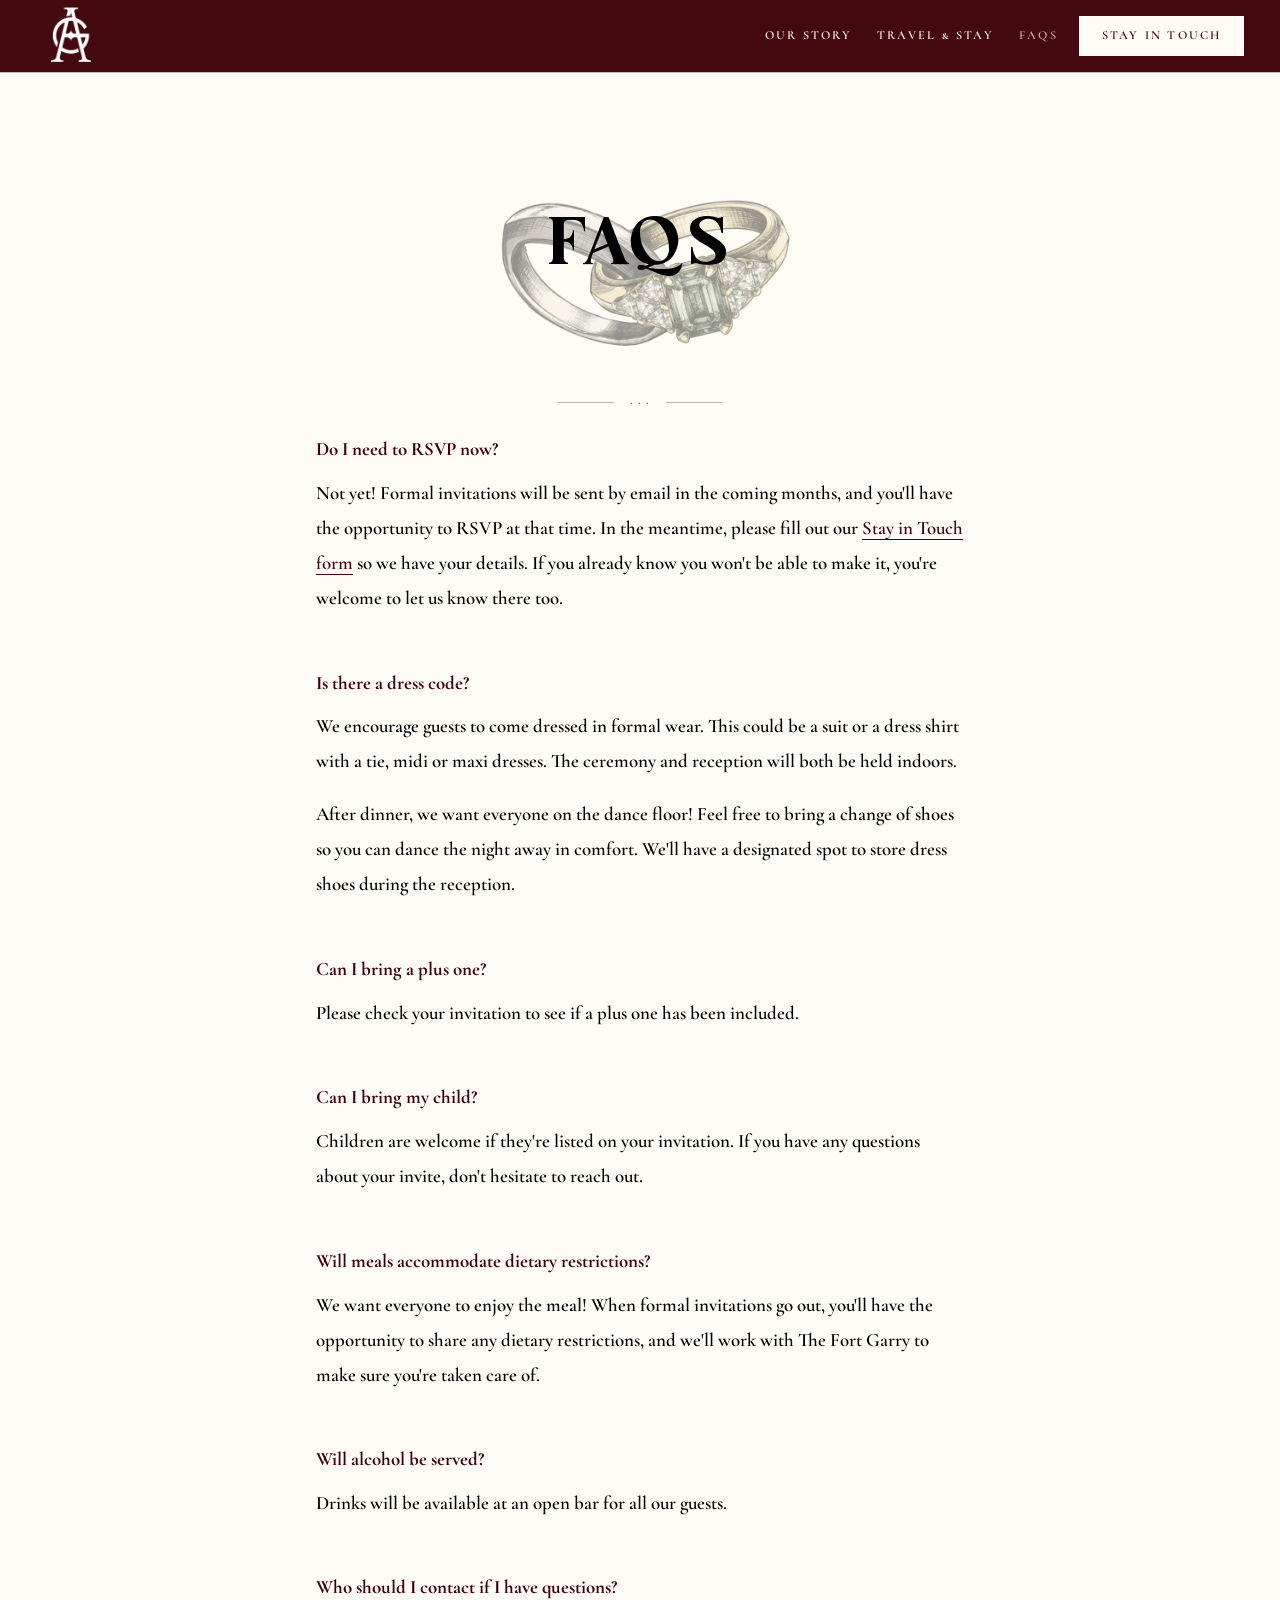
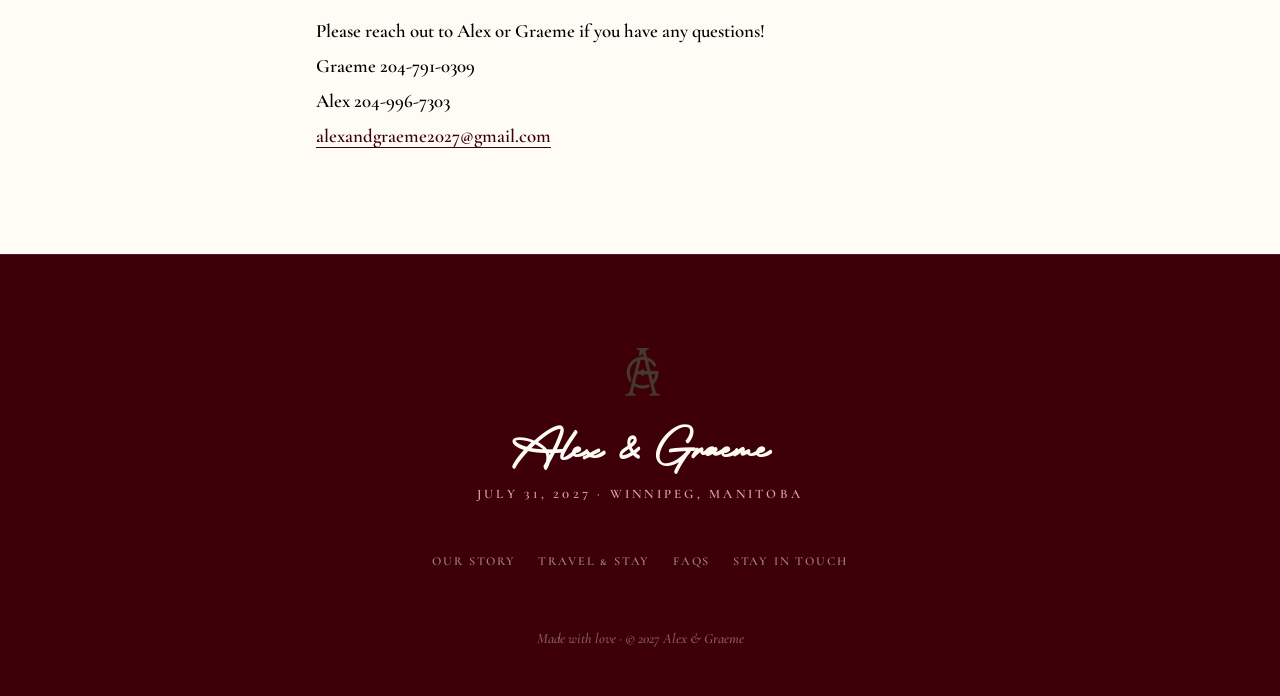
<file: pages/faq.html>
<!DOCTYPE html>
<html lang="en">
<head>
  <meta charset="UTF-8">
  <meta name="viewport" content="width=device-width, initial-scale=1.0">
  <meta name="description" content="Frequently asked questions about Alex and Graeme's wedding.">
  <title>FAQs — Alex &amp; Graeme · July 31, 2027</title>
  <link rel="icon" type="image/png" href="../assets/icons/monogram.png">
  <link rel="preconnect" href="https://fonts.googleapis.com">
  <link rel="preconnect" href="https://fonts.gstatic.com" crossorigin>
  <link rel="stylesheet" href="../css/styles.css">
  <style>
    .page-hero--faq {
      background-color: var(--ivory);
      padding-top: calc(var(--nav-height) + 2.5rem);
      padding-bottom: 0;
    }

    .page-hero--faq::after {
      display: none;
    }

    .page-hero--faq + .page-content {
      padding-top: 0;
    }

    .hero-illustration-wrap {
      position: relative;
      min-height: 256px;
      display: flex;
      align-items: center;
      justify-content: center;
    }

    .hero-illustration-wrap .hero-illustration {
      position: absolute;
      top: 50%;
      left: 50%;
      transform: translate(-50%, calc(-50% + 24px));
      width: 320px;
      height: auto;
      opacity: 0.5;
      z-index: 0;
      pointer-events: none;
    }

    .hero-illustration-wrap .page-title {
      position: relative;
      z-index: 1;
    }

    @media (max-width: 767px) {
      .page-hero--faq {
        padding-top: calc(var(--nav-height) + 10px);
      }
    }

    .faq-answer a {
      color: var(--burgundy);
      text-decoration: none;
    }

    .faq-answer a:hover {
      text-decoration: underline;
    }
  </style>
</head>
<body>

  <nav class="site-nav" id="site-nav">
    <div class="nav-container">
      <a href="../index.html" class="nav-home" aria-label="Home"><img src="../assets/icons/monogram.png" alt="" class="monogram-btn"></a>
<button class="nav-hamburger" aria-label="Open menu" aria-expanded="false">
        <span></span><span></span><span></span>
      </button>
      <ul class="nav-menu" role="list">
        <li><a href="our-story.html">Our Story</a></li>
        <!-- <li><a href="wedding-party.html">Wedding Party</a></li> -->
        <!-- <li><a href="schedule.html">Schedule</a></li> -->
        <li><a href="travel.html">Travel &amp; Stay</a></li>
        <!-- <li><a href="registry.html">Registry</a></li> -->
        <!-- <li><a href="things-to-do.html">Things To Do</a></li> -->
        <li><a href="faq.html">FAQs</a></li>
        <li class="nav-rsvp"><a href="stay-in-touch.html">Stay in Touch</a></li>
        <!-- <li class="nav-rsvp"><a href="rsvp.html">RSVP</a></li> -->
      </ul>
    </div>
  </nav>

  <section class="page-hero page-hero--faq">
    <div class="container">
      <div class="hero-illustration-wrap">
        <img src="../assets/icons/ringsflipped.png" alt="" class="hero-illustration" aria-hidden="true">
        <h1 class="page-title">FAQs</h1>
      </div>
      <div class="ornament-divider" aria-hidden="true">
        <span class="line"></span>
        <span class="gem">◆ ◆ ◆</span>
        <span class="line"></span>
      </div>
    </div>
  </section>

  <section class="page-content">
    <div class="container story-text">
      <div class="faq-item">
        <h3 class="faq-question">Do I need to RSVP now?</h3>
        <p class="faq-answer">Not yet! Formal invitations will be sent by email in the coming months, and you'll have the opportunity to RSVP at that time. In the meantime, please fill out our <a href="stay-in-touch.html" style="color:#3e0008; text-decoration:none; border-bottom: 1px solid #3e0008;">Stay in Touch form</a> so we have your details. If you already know you won't be able to make it, you're welcome to let us know there too.</p>
      </div>

      <div class="faq-item">
        <h3 class="faq-question">Is there a dress code?</h3>
        <p class="faq-answer">We encourage guests to come dressed in formal wear. This could be a suit or a dress shirt with a tie, midi or maxi dresses. The ceremony and reception will both be held indoors.</p>
        <p class="faq-answer">After dinner, we want everyone on the dance floor! Feel free to bring a change of shoes so you can dance the night away in comfort. We'll have a designated spot to store dress shoes during the reception.</p>
      </div>

      <div class="faq-item">
        <h3 class="faq-question">Can I bring a plus one?</h3>
        <p class="faq-answer">Please check your invitation to see if a plus one has been included.</p>
      </div>

      <div class="faq-item">
        <h3 class="faq-question">Can I bring my child?</h3>
        <p class="faq-answer">Children are welcome if they're listed on your invitation. If you have any questions about your invite, don't hesitate to reach out.</p>
      </div>

      <div class="faq-item">
        <h3 class="faq-question">Will meals accommodate dietary restrictions?</h3>
        <p class="faq-answer">We want everyone to enjoy the meal! When formal invitations go out, you'll have the opportunity to share any dietary restrictions, and we'll work with The Fort Garry to make sure you're taken care of.</p>
      </div>

      <div class="faq-item">
        <h3 class="faq-question">Will alcohol be served?</h3>
        <p class="faq-answer">Drinks will be available at an open bar for all our guests.</p>
      </div>

      <div class="faq-item">
        <h3 class="faq-question">Who should I contact if I have questions?</h3>
        <p class="faq-answer">Please reach out to Alex or Graeme if you have any questions!<br>
        Graeme 204-791-0309<br>
        Alex 204-996-7303<br>
        <a href="mailto:alexandgraeme2027@gmail.com" style="color:#3e0008; text-decoration:none; border-bottom: 1px solid #3e0008;">alexandgraeme2027@gmail.com</a></p>
      </div>
    </div>
  </section>

  <footer class="site-footer">
    <div class="container">

      <img
        src="../assets/icons/monogram.png"
        alt="Alex and Graeme monogram"
        class="footer-monogram"
        width="56"
        height="56"
      >
      <p class="footer-names">Alex &amp; Graeme</p>
      <p class="footer-date">July 31, 2027 &middot; Winnipeg, Manitoba</p>

      <nav class="footer-nav" aria-label="Footer navigation">
        <a href="our-story.html">Our Story</a>
        <!-- <a href="wedding-party.html">Wedding Party</a> -->
        <!-- <a href="schedule.html">Schedule</a> -->
        <a href="travel.html">Travel &amp; Stay</a>
        <!-- <a href="registry.html">Registry</a> -->
        <!-- <a href="things-to-do.html">Things To Do</a> -->
        <a href="faq.html">FAQs</a>
        <a href="stay-in-touch.html">Stay in Touch</a>
        <!-- <a href="rsvp.html">RSVP</a> -->
      </nav>

      <p class="footer-copy">Made with love &middot; &copy; 2027 Alex &amp; Graeme</p>
    </div>
  </footer>

  <script src="../js/nav.js"></script>

</body>
</html>
</file>
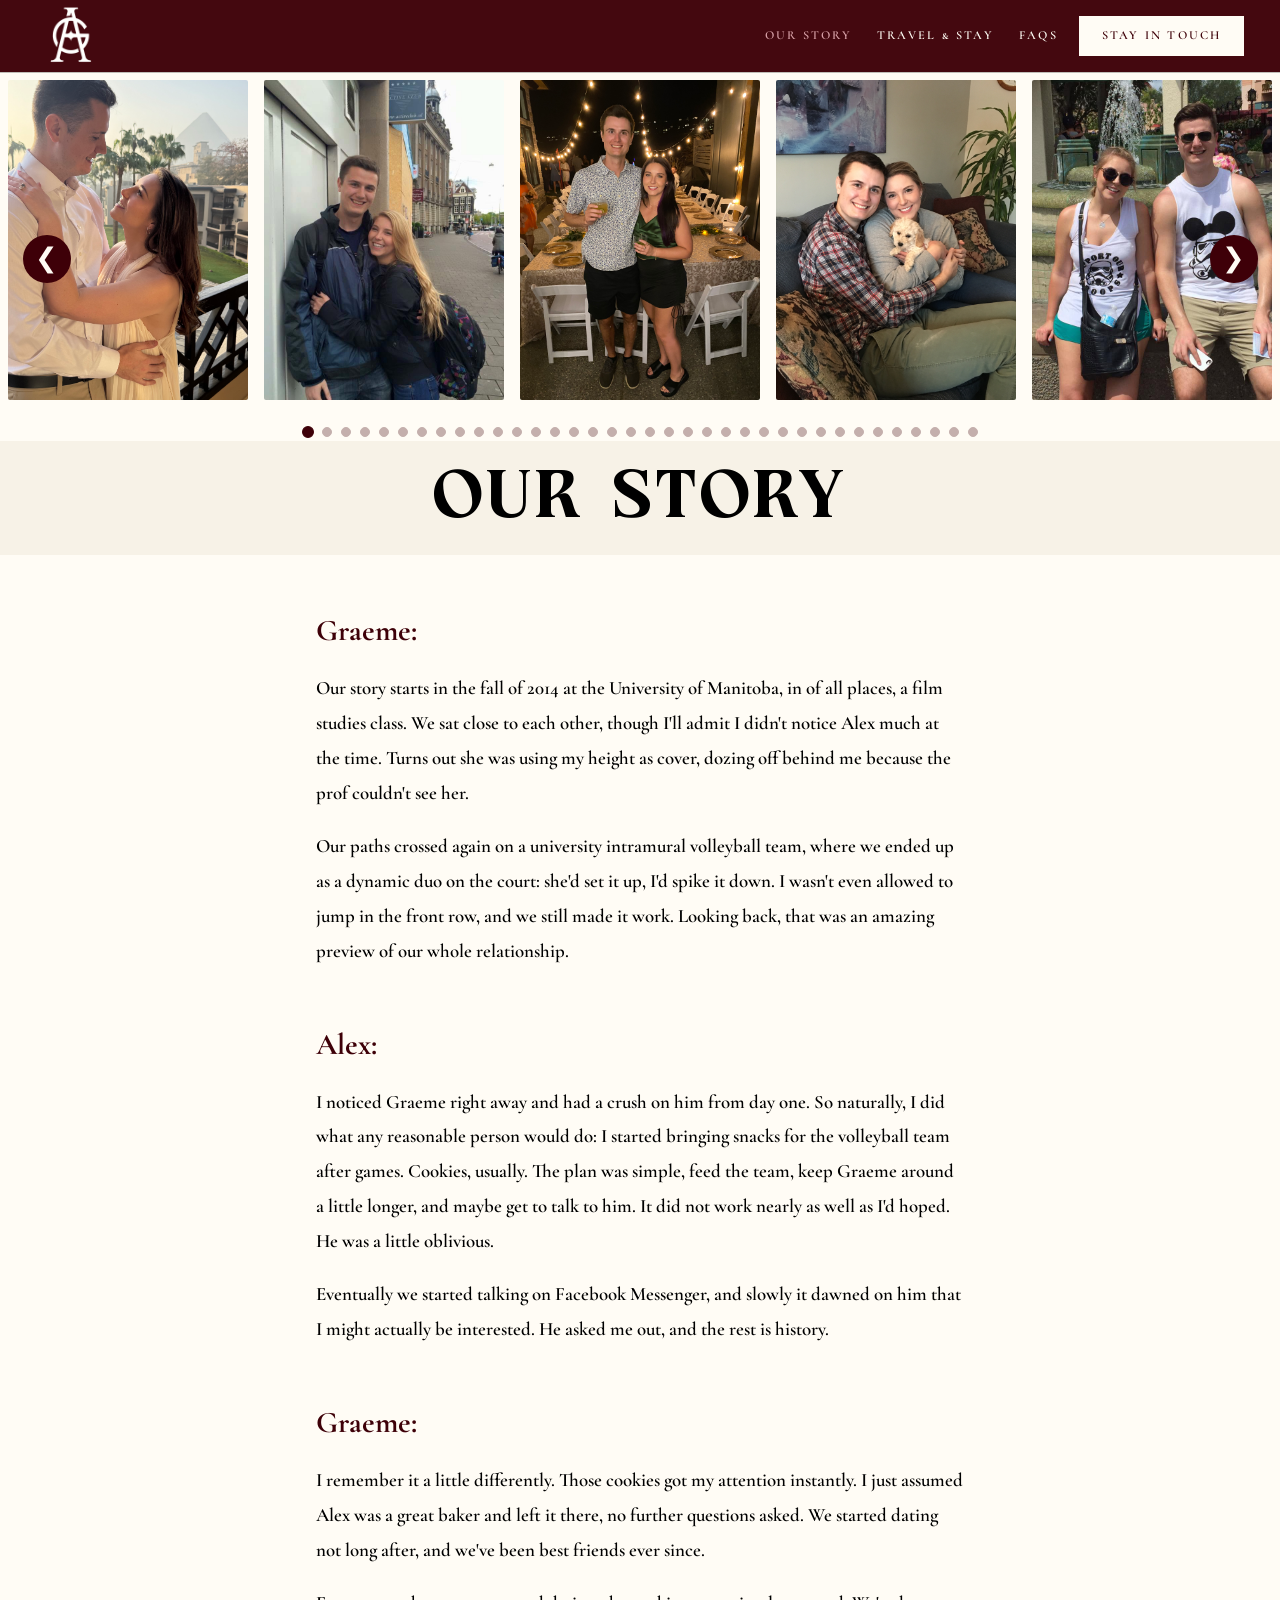
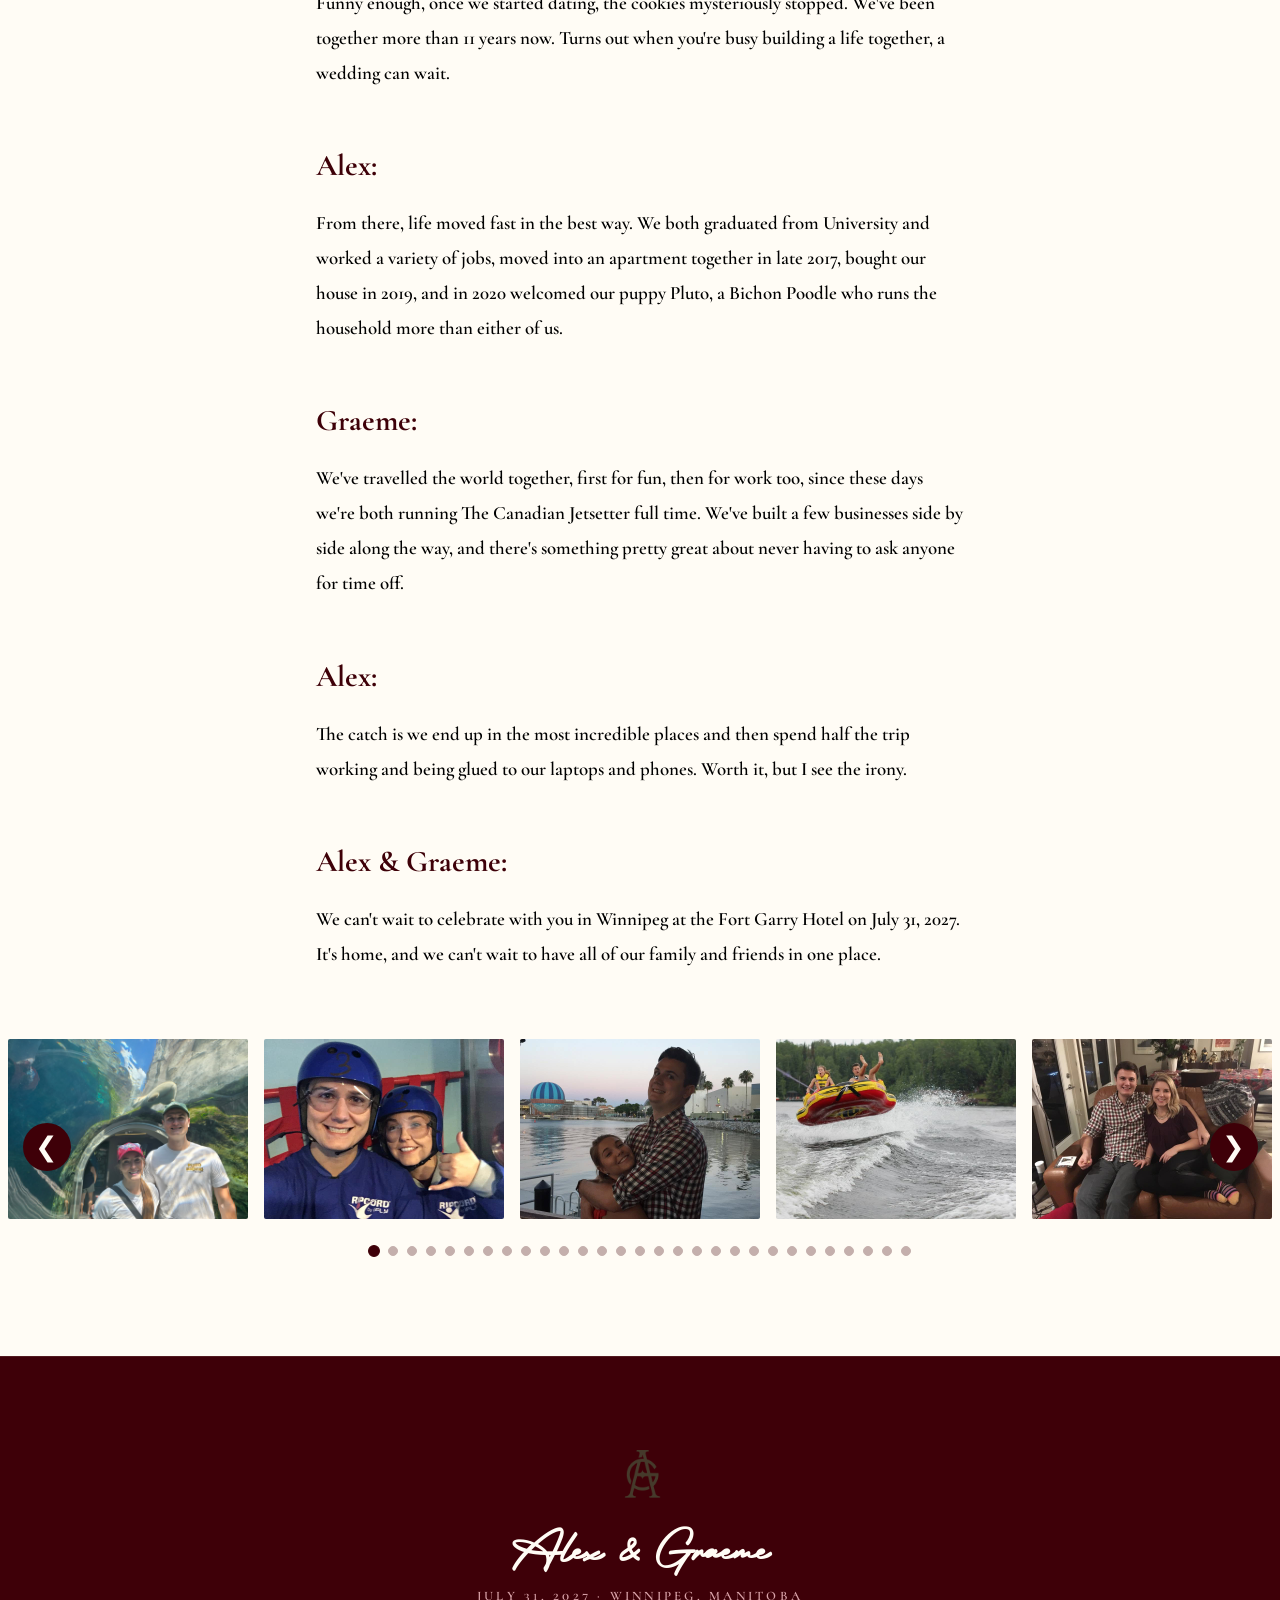
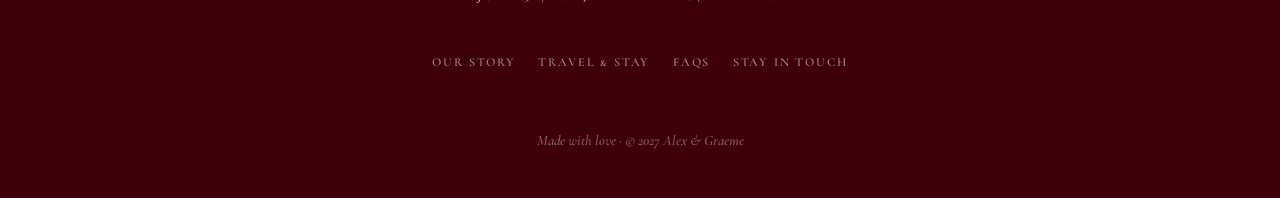
<file: pages/our-story.html>
<!DOCTYPE html>
<html lang="en">
<head>
  <meta charset="UTF-8">
  <meta name="viewport" content="width=device-width, initial-scale=1.0">
  <meta name="description" content="The story of how Alex and Graeme met and fell in love.">
  <title>Our Story — Alex &amp; Graeme · July 31, 2027</title>
  <link rel="icon" type="image/png" href="../assets/icons/monogram.png">
  <link rel="preconnect" href="https://fonts.googleapis.com">
  <link rel="preconnect" href="https://fonts.gstatic.com" crossorigin>
  <link rel="stylesheet" href="../css/styles.css">
  <style>
    .page-hero--compact {
      display: flex;
      align-items: center;
      justify-content: center;
      flex-direction: column;
      margin-top: 0;
      margin-bottom: 0;
      padding-top: 20px;
      padding-bottom: 20px;
    }

    .page-hero--compact::after {
      display: none;
    }

    @media (max-width: 767px) {
      .carousel-dots {
        display: none;
      }
    }
  </style>
</head>
<body>

  <nav class="site-nav" id="site-nav">
    <div class="nav-container">
      <a href="../index.html" class="nav-home" aria-label="Home"><img src="../assets/icons/monogram.png" alt="" class="monogram-btn"></a>
<button class="nav-hamburger" aria-label="Open menu" aria-expanded="false">
        <span></span><span></span><span></span>
      </button>
      <ul class="nav-menu" role="list">
        <li><a href="our-story.html">Our Story</a></li>
        <!-- <li><a href="wedding-party.html">Wedding Party</a></li> -->
        <!-- <li><a href="schedule.html">Schedule</a></li> -->
        <li><a href="travel.html">Travel &amp; Stay</a></li>
        <!-- <li><a href="registry.html">Registry</a></li> -->
        <!-- <li><a href="things-to-do.html">Things To Do</a></li> -->
        <li><a href="faq.html">FAQs</a></li>
        <li class="nav-rsvp"><a href="stay-in-touch.html">Stay in Touch</a></li>
        <!-- <li class="nav-rsvp"><a href="rsvp.html">RSVP</a></li> -->
      </ul>
    </div>
  </nav>

  <section class="photo-carousel-section photo-carousel-section--leading">
    <div class="photo-carousel photo-carousel--portrait" data-carousel aria-label="Vertical photos of Alex and Graeme">
      <div class="carousel-viewport">
        <ul class="carousel-track" role="list">
          <li class="carousel-slide"><img src="../assets/photos/couple/FullSizeRender.jpeg" alt="Alex and Graeme" loading="lazy"></li>
          <li class="carousel-slide"><img src="../assets/photos/couple/471494087_10160362708592382_2614798233738501790_n.jpg" alt="Alex and Graeme" loading="lazy"></li>
          <li class="carousel-slide"><img src="../assets/photos/couple/IMG_2196.jpeg" alt="Alex and Graeme" loading="lazy"></li>
          <li class="carousel-slide"><img src="../assets/photos/couple/IMG_4773.JPG" alt="Alex and Graeme" loading="lazy"></li>
          <li class="carousel-slide"><img src="../assets/photos/couple/468302003_10160155953487382_2412177898373794188_n.jpg" alt="Alex and Graeme" loading="lazy"></li>
          <li class="carousel-slide"><img src="../assets/photos/couple/469021839_10160313341882382_8955269711945257416_n.jpg" alt="Alex and Graeme" loading="lazy"></li>
          <li class="carousel-slide"><img src="../assets/photos/couple/471569966_10160370014707382_1806500151486778363_n.jpg" alt="Alex and Graeme" loading="lazy"></li>
          <li class="carousel-slide"><img src="../assets/photos/couple/507634396_10160895824387382_5813182142422540005_n.jpg" alt="Alex and Graeme" loading="lazy"></li>
          <li class="carousel-slide"><img src="../assets/photos/couple/67063604552__A4B10DA3-3033-434A-BD66-928948FDF7C2.jpeg" alt="Alex and Graeme" loading="lazy"></li>
          <li class="carousel-slide"><img src="../assets/photos/couple/6E983C36-6794-4247-9C71-725A266D8AB3.jpg" alt="Alex and Graeme" loading="lazy"></li>
          <li class="carousel-slide"><img src="../assets/photos/couple/DSCF0166.JPG" alt="Alex and Graeme" loading="lazy"></li>
          <li class="carousel-slide"><img src="../assets/photos/couple/IMG_0434.jpeg" alt="Alex and Graeme" loading="lazy"></li>
          <li class="carousel-slide"><img src="../assets/photos/couple/IMG_0593.jpeg" alt="Alex and Graeme" loading="lazy"></li>
          <li class="carousel-slide"><img src="../assets/photos/couple/IMG_0661.jpeg" alt="Alex and Graeme" loading="lazy"></li>
          <li class="carousel-slide"><img src="../assets/photos/couple/IMG_1089.jpeg" alt="Alex and Graeme" loading="lazy"></li>
          <li class="carousel-slide"><img src="../assets/photos/couple/IMG_1374.jpeg" alt="Alex and Graeme" loading="lazy"></li>
          <li class="carousel-slide"><img src="../assets/photos/couple/IMG_1672.jpeg" alt="Alex and Graeme" loading="lazy"></li>
          <li class="carousel-slide"><img src="../assets/photos/couple/IMG_1873.jpeg" alt="Alex and Graeme" loading="lazy"></li>
          <li class="carousel-slide"><img src="../assets/photos/couple/IMG_2233.jpeg" alt="Alex and Graeme" loading="lazy"></li>
          <li class="carousel-slide"><img src="../assets/photos/couple/35051904_10155369894702382_8746671993174097920_n.jpg" alt="Alex and Graeme" loading="lazy"></li>
          <li class="carousel-slide"><img src="../assets/photos/couple/IMG_2273.jpeg" alt="Alex and Graeme" loading="lazy"></li>
          <li class="carousel-slide"><img src="../assets/photos/couple/IMG_2571.jpeg" alt="Alex and Graeme" loading="lazy"></li>
          <li class="carousel-slide"><img src="../assets/photos/couple/IMG_2736.jpeg" alt="Alex and Graeme" loading="lazy"></li>
          <li class="carousel-slide"><img src="../assets/photos/couple/IMG_3451.jpeg" alt="Alex and Graeme" loading="lazy"></li>
          <li class="carousel-slide"><img src="../assets/photos/couple/IMG_3993.jpeg" alt="Alex and Graeme" loading="lazy"></li>
          <li class="carousel-slide"><img src="../assets/photos/couple/IMG_4093.jpeg" alt="Alex and Graeme" loading="lazy"></li>
          <li class="carousel-slide"><img src="../assets/photos/couple/IMG_4604.jpeg" alt="Alex and Graeme" loading="lazy"></li>
          <li class="carousel-slide"><img src="../assets/photos/couple/IMG_5268.jpeg" alt="Alex and Graeme" loading="lazy"></li>
          <li class="carousel-slide"><img src="../assets/photos/couple/IMG_5812.jpeg" alt="Alex and Graeme" loading="lazy"></li>
          <li class="carousel-slide"><img src="../assets/photos/couple/IMG_5963.jpeg" alt="Alex and Graeme" loading="lazy"></li>
          <li class="carousel-slide"><img src="../assets/photos/couple/IMG_6312.JPG" alt="Alex and Graeme" loading="lazy"></li>
          <li class="carousel-slide"><img src="../assets/photos/couple/IMG_6695.jpeg" alt="Alex and Graeme" loading="lazy"></li>
          <li class="carousel-slide"><img src="../assets/photos/couple/IMG_6901.jpeg" alt="Alex and Graeme" loading="lazy"></li>
          <li class="carousel-slide"><img src="../assets/photos/couple/IMG_7622.jpeg" alt="Alex and Graeme" loading="lazy"></li>
          <li class="carousel-slide"><img src="../assets/photos/couple/IMG_7903.jpeg" alt="Alex and Graeme" loading="lazy"></li>
          <li class="carousel-slide"><img src="../assets/photos/couple/IMG_7950.jpeg" alt="Alex and Graeme" loading="lazy"></li>
          <li class="carousel-slide"><img src="../assets/photos/couple/IMG_7983.jpeg" alt="Alex and Graeme" loading="lazy"></li>
          <li class="carousel-slide"><img src="../assets/photos/couple/IMG_8750.jpeg" alt="Alex and Graeme" loading="lazy"></li>
          <li class="carousel-slide"><img src="../assets/photos/couple/IMG_9233.jpeg" alt="Alex and Graeme" loading="lazy"></li>
          <li class="carousel-slide"><img src="../assets/photos/couple/IMG_9582.jpeg" alt="Alex and Graeme" loading="lazy"></li>
        </ul>
      </div>
      <button type="button" class="carousel-arrow carousel-arrow-prev" aria-label="Previous photo">&#10094;</button>
      <button type="button" class="carousel-arrow carousel-arrow-next" aria-label="Next photo">&#10095;</button>
      <div class="carousel-dots" role="tablist" aria-label="Photo navigation"></div>
    </div>
    <div class="carousel-progress-bar-track">
      <div class="carousel-progress-bar-fill"></div>
    </div>
  </section>

  <section class="page-hero page-hero--compact">
    <div class="container">
      <h1 class="page-title">Our Story</h1>
    </div>
  </section>

  <section class="story-text-section">
    <div class="container story-text">
      <div class="story-entry">
        <h2 class="section-eyebrow">Graeme:</h2>
        <p>Our story starts in the fall of 2014 at the University of Manitoba, in of all places, a film studies class. We sat close to each other, though I'll admit I didn't notice Alex much at the time. Turns out she was using my height as cover, dozing off behind me because the prof couldn't see her.</p>
        <p>Our paths crossed again on a university intramural volleyball team, where we ended up as a dynamic duo on the court: she'd set it up, I'd spike it down. I wasn't even allowed to jump in the front row, and we still made it work. Looking back, that was an amazing preview of our whole relationship.</p>
      </div>

      <div class="story-entry">
        <h2 class="section-eyebrow">Alex:</h2>
        <p>I noticed Graeme right away and had a crush on him from day one. So naturally, I did what any reasonable person would do: I started bringing snacks for the volleyball team after games. Cookies, usually. The plan was simple, feed the team, keep Graeme around a little longer, and maybe get to talk to him. It did not work nearly as well as I'd hoped. He was a little oblivious.</p>
        <p>Eventually we started talking on Facebook Messenger, and slowly it dawned on him that I might actually be interested. He asked me out, and the rest is history.</p>
      </div>

      <div class="story-entry">
        <h2 class="section-eyebrow">Graeme:</h2>
        <p>I remember it a little differently. Those cookies got my attention instantly. I just assumed Alex was a great baker and left it there, no further questions asked. We started dating not long after, and we've been best friends ever since.</p>
        <p>Funny enough, once we started dating, the cookies mysteriously stopped. We've been together more than 11 years now. Turns out when you're busy building a life together, a wedding can wait.</p>
      </div>

      <div class="story-entry">
        <h2 class="section-eyebrow">Alex:</h2>
        <p>From there, life moved fast in the best way. We both graduated from University and worked a variety of jobs, moved into an apartment together in late 2017, bought our house in 2019, and in 2020 welcomed our puppy Pluto, a Bichon Poodle who runs the household more than either of us.</p>
      </div>

      <div class="story-entry">
        <h2 class="section-eyebrow">Graeme:</h2>
        <p>We've travelled the world together, first for fun, then for work too, since these days we're both running The Canadian Jetsetter full time. We've built a few businesses side by side along the way, and there's something pretty great about never having to ask anyone for time off.</p>
      </div>

      <div class="story-entry">
        <h2 class="section-eyebrow">Alex:</h2>
        <p>The catch is we end up in the most incredible places and then spend half the trip working and being glued to our laptops and phones. Worth it, but I see the irony.</p>
      </div>

      <div class="story-entry">
        <h2 class="section-eyebrow">Alex &amp; Graeme:</h2>
        <p>We can't wait to celebrate with you in Winnipeg at the Fort Garry Hotel on July 31, 2027. It's home, and we can't wait to have all of our family and friends in one place.</p>
      </div>
    </div>
  </section>

  <section class="photo-carousel-section">
    <div class="photo-carousel photo-carousel--landscape" data-carousel aria-label="Horizontal photos of Alex and Graeme">
      <div class="carousel-viewport">
        <ul class="carousel-track" role="list">
          <li class="carousel-slide"><img src="../assets/photos/couple/20260626_123621.jpg" alt="Alex and Graeme" loading="lazy"></li>
          <li class="carousel-slide"><img src="../assets/photos/couple/43241225_10155612759002382_1732626894249000960_n.jpg" alt="Alex and Graeme" loading="lazy"></li>
          <li class="carousel-slide"><img src="../assets/photos/couple/468400625_10160155961712382_8677580454408234199_n.jpg" alt="Alex and Graeme" loading="lazy"></li>
          <li class="carousel-slide"><img src="../assets/photos/couple/468446343_10160208512657382_6363504226087799002_n.jpg" alt="Alex and Graeme" loading="lazy"></li>
          <li class="carousel-slide"><img src="../assets/photos/couple/468674689_10161965680990270_8572091493512602106_n.jpg" alt="Alex and Graeme" loading="lazy"></li>
          <li class="carousel-slide"><img src="../assets/photos/couple/505464844_10160854672332382_5010605107973805013_n.jpg" alt="Alex and Graeme" loading="lazy"></li>
          <li class="carousel-slide"><img src="../assets/photos/couple/557605977_24574362928853361_1433717496794380950_n.jpg" alt="Alex and Graeme" loading="lazy"></li>
          <li class="carousel-slide"><img src="../assets/photos/couple/IMG_1548.jpeg" alt="Alex and Graeme" loading="lazy"></li>
          <li class="carousel-slide"><img src="../assets/photos/couple/IMG_2438.jpeg" alt="Alex and Graeme" loading="lazy"></li>
          <li class="carousel-slide"><img src="../assets/photos/couple/IMG_2515.jpeg" alt="Alex and Graeme" loading="lazy"></li>
          <li class="carousel-slide"><img src="../assets/photos/couple/IMG_2718.jpeg" alt="Alex and Graeme" loading="lazy"></li>
          <li class="carousel-slide"><img src="../assets/photos/couple/IMG_3145.JPG" alt="Alex and Graeme" loading="lazy"></li>
          <li class="carousel-slide"><img src="../assets/photos/couple/468973273_10160296494337382_7446436663171917684_n.jpg" alt="Alex and Graeme" loading="lazy"></li>
          <li class="carousel-slide"><img src="../assets/photos/couple/IMG_0365.JPG" alt="Alex and Graeme" loading="lazy"></li>
          <li class="carousel-slide"><img src="../assets/photos/couple/IMG_0862.JPG" alt="Alex and Graeme" loading="lazy"></li>
          <li class="carousel-slide"><img src="../assets/photos/couple/IMG_1256.jpeg" alt="Alex and Graeme" loading="lazy"></li>
          <li class="carousel-slide"><img src="../assets/photos/couple/IMG_1437.jpeg" alt="Alex and Graeme" loading="lazy"></li>
          <li class="carousel-slide"><img src="../assets/photos/couple/IMG_1630.jpeg" alt="Alex and Graeme" loading="lazy"></li>
          <li class="carousel-slide"><img src="../assets/photos/couple/IMG_1664.jpeg" alt="Alex and Graeme" loading="lazy"></li>
          <li class="carousel-slide"><img src="../assets/photos/couple/IMG_2042.jpeg" alt="Alex and Graeme" loading="lazy"></li>
          <li class="carousel-slide"><img src="../assets/photos/couple/IMG_2110.jpeg" alt="Alex and Graeme" loading="lazy"></li>
          <li class="carousel-slide"><img src="../assets/photos/couple/IMG_3465.jpeg" alt="Alex and Graeme" loading="lazy"></li>
          <li class="carousel-slide"><img src="../assets/photos/couple/IMG_3602.jpeg" alt="Alex and Graeme" loading="lazy"></li>
          <li class="carousel-slide"><img src="../assets/photos/couple/IMG_4222.jpeg" alt="Alex and Graeme" loading="lazy"></li>
          <li class="carousel-slide"><img src="../assets/photos/couple/IMG_6680.JPG" alt="Alex and Graeme" loading="lazy"></li>
          <li class="carousel-slide"><img src="../assets/photos/couple/IMG_8615.jpeg" alt="Alex and Graeme" loading="lazy"></li>
          <li class="carousel-slide"><img src="../assets/photos/couple/IMG_9429.JPG" alt="Alex and Graeme" loading="lazy"></li>
          <li class="carousel-slide"><img src="../assets/photos/couple/IMG_9734.jpeg" alt="Alex and Graeme" loading="lazy"></li>
          <li class="carousel-slide"><img src="../assets/photos/couple/IMG_0070.jpeg" alt="Alex and Graeme" loading="lazy"></li>
          <li class="carousel-slide"><img src="../assets/photos/couple/IMG_0487.jpeg" alt="Alex and Graeme" loading="lazy"></li>
          <li class="carousel-slide"><img src="../assets/photos/couple/IMG_4245.jpeg" alt="Alex and Graeme" loading="lazy"></li>
          <li class="carousel-slide"><img src="../assets/photos/couple/IMG_5942.jpeg" alt="Alex and Graeme" loading="lazy"></li>
          <li class="carousel-slide"><img src="../assets/photos/couple/IMG_6465.jpeg" alt="Alex and Graeme" loading="lazy"></li>
        </ul>
      </div>
      <button type="button" class="carousel-arrow carousel-arrow-prev" aria-label="Previous photo">&#10094;</button>
      <button type="button" class="carousel-arrow carousel-arrow-next" aria-label="Next photo">&#10095;</button>
      <div class="carousel-dots" role="tablist" aria-label="Photo navigation"></div>
    </div>
    <div class="carousel-progress-bar-track">
      <div class="carousel-progress-bar-fill"></div>
    </div>
  </section>

  <footer class="site-footer">
    <div class="container">

      <img
        src="../assets/icons/monogram.png"
        alt="Alex and Graeme monogram"
        class="footer-monogram"
        width="56"
        height="56"
      >
      <p class="footer-names">Alex &amp; Graeme</p>
      <p class="footer-date">July 31, 2027 &middot; Winnipeg, Manitoba</p>

      <nav class="footer-nav" aria-label="Footer navigation">
        <a href="our-story.html">Our Story</a>
        <!-- <a href="wedding-party.html">Wedding Party</a> -->
        <!-- <a href="schedule.html">Schedule</a> -->
        <a href="travel.html">Travel &amp; Stay</a>
        <!-- <a href="registry.html">Registry</a> -->
        <!-- <a href="things-to-do.html">Things To Do</a> -->
        <a href="faq.html">FAQs</a>
        <a href="stay-in-touch.html">Stay in Touch</a>
        <!-- <a href="rsvp.html">RSVP</a> -->
      </nav>

      <p class="footer-copy">Made with love &middot; &copy; 2027 Alex &amp; Graeme</p>
    </div>
  </footer>

  <script src="../js/nav.js"></script>
  <script src="../js/carousel.js"></script>

</body>
</html>
</file>
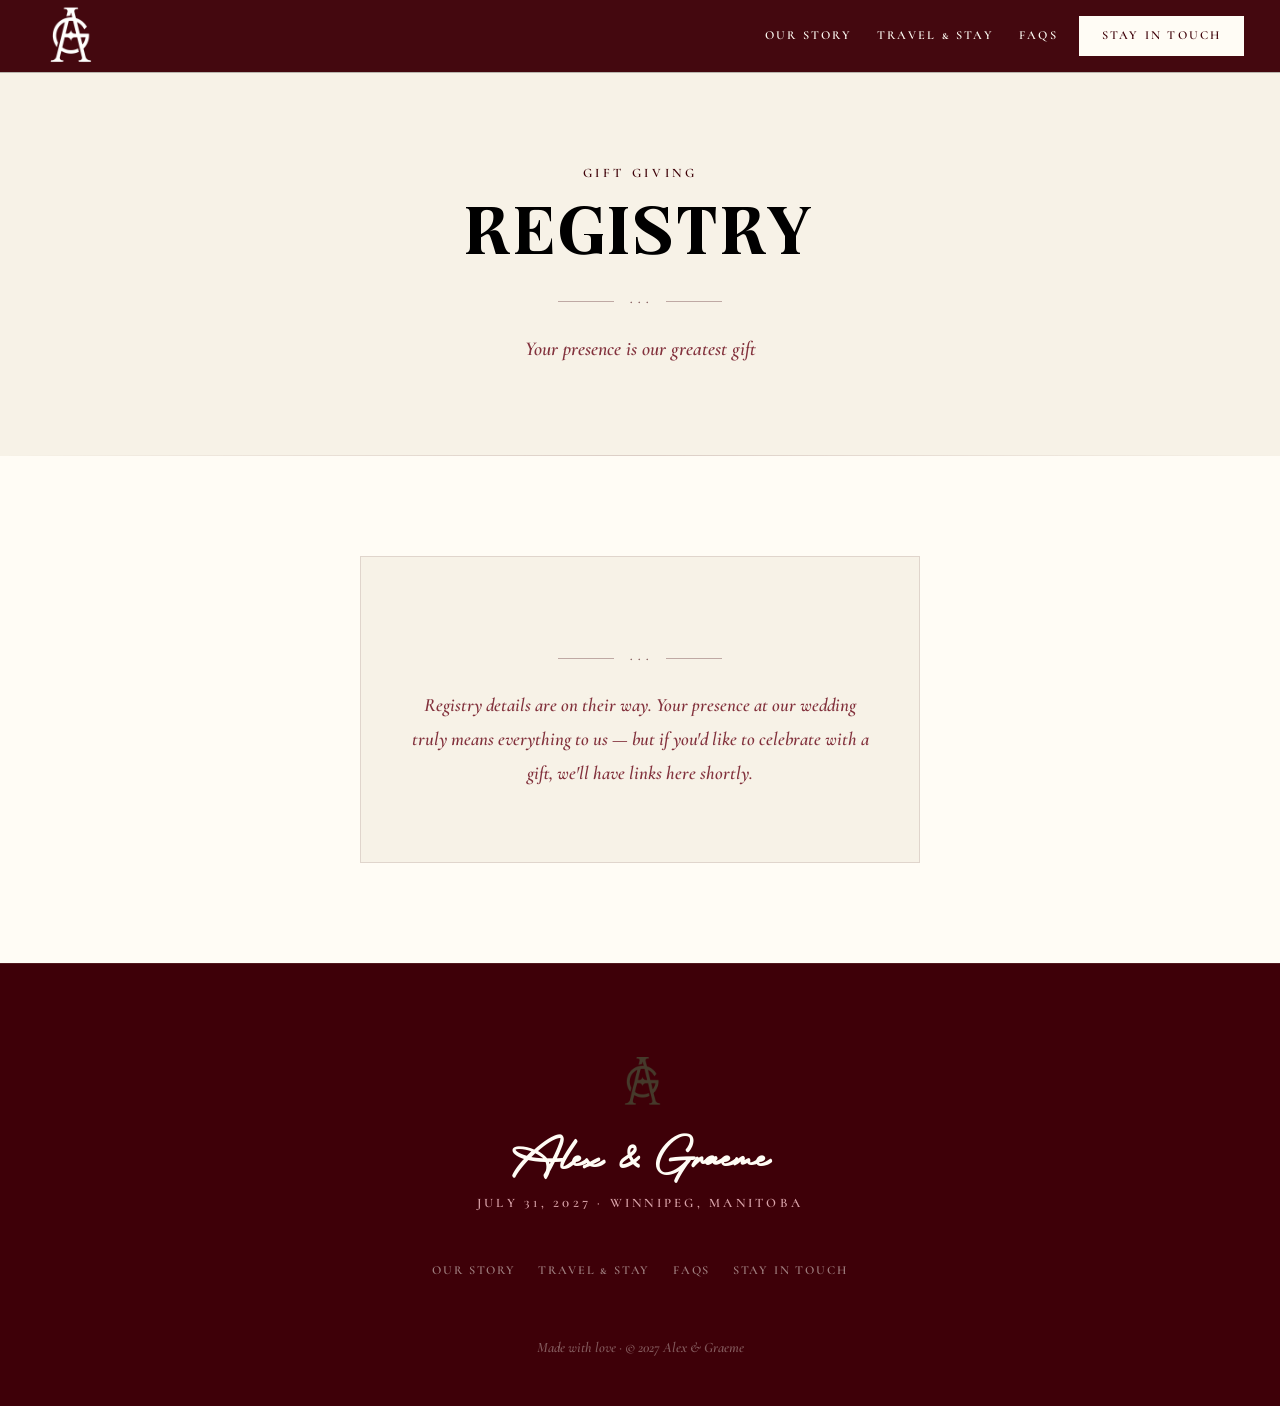
<file: pages/registry.html>
<!DOCTYPE html>
<html lang="en">
<head>
  <meta charset="UTF-8">
  <meta name="viewport" content="width=device-width, initial-scale=1.0">
  <meta name="description" content="Wedding registry for Alex and Graeme. Your presence is our greatest gift.">
  <title>Registry — Alex &amp; Graeme · July 31, 2027</title>
  <link rel="icon" type="image/png" href="../assets/icons/monogram.png">
  <link rel="preconnect" href="https://fonts.googleapis.com">
  <link rel="preconnect" href="https://fonts.gstatic.com" crossorigin>
  <link rel="stylesheet" href="/css/styles.css">
</head>
<body>

  <nav class="site-nav" id="site-nav">
    <div class="nav-container">
      <a href="../index.html" class="nav-home" aria-label="Home"><img src="../assets/icons/monogram.png" alt="" class="monogram-btn"></a>
<button class="nav-hamburger" aria-label="Open menu" aria-expanded="false">
        <span></span><span></span><span></span>
      </button>
      <ul class="nav-menu" role="list">
        <li><a href="/pages/our-story.html">Our Story</a></li>
        <!-- <li><a href="/pages/wedding-party.html">Wedding Party</a></li> -->
        <!-- <li><a href="/pages/schedule.html">Schedule</a></li> -->
        <li><a href="/pages/travel.html">Travel &amp; Stay</a></li>
        <!-- <li><a href="/pages/registry.html">Registry</a></li> -->
        <!-- <li><a href="/pages/things-to-do.html">Things To Do</a></li> -->
        <li><a href="/pages/faq.html">FAQs</a></li>
        <li class="nav-rsvp"><a href="/pages/stay-in-touch.html">Stay in Touch</a></li>
        <!-- <li class="nav-rsvp"><a href="/pages/rsvp.html">RSVP</a></li> -->
      </ul>
    </div>
  </nav>

  <section class="page-hero">
    <div class="container">
      <span class="section-eyebrow">Gift Giving</span>
      <h1 class="page-title">Registry</h1>
      <div class="ornament-divider" aria-hidden="true">
        <span class="line"></span>
        <span class="gem">◆ ◆ ◆</span>
        <span class="line"></span>
      </div>
      <p class="page-subtitle">Your presence is our greatest gift</p>
    </div>
  </section>

  <section class="page-content">
    <div class="container">
      <div class="coming-soon">
        <div class="ornament-divider" aria-hidden="true">
          <span class="line"></span>
          <span class="gem">◆ ◆ ◆</span>
          <span class="line"></span>
        </div>
        <p>Registry details are on their way. Your presence at our wedding truly means everything to us &mdash; but if you'd like to celebrate with a gift, we'll have links here shortly.</p>
      </div>
    </div>
  </section>

  <footer class="site-footer">
    <div class="container">

      <img
        src="../assets/icons/monogram.png"
        alt="Alex and Graeme monogram"
        class="footer-monogram"
        width="56"
        height="56"
      >
      <p class="footer-names">Alex &amp; Graeme</p>
      <p class="footer-date">July 31, 2027 &middot; Winnipeg, Manitoba</p>

      <nav class="footer-nav" aria-label="Footer navigation">
        <a href="our-story.html">Our Story</a>
        <!-- <a href="wedding-party.html">Wedding Party</a> -->
        <!-- <a href="schedule.html">Schedule</a> -->
        <a href="travel.html">Travel &amp; Stay</a>
        <!-- <a href="registry.html">Registry</a> -->
        <!-- <a href="things-to-do.html">Things To Do</a> -->
        <a href="faq.html">FAQs</a>
        <a href="stay-in-touch.html">Stay in Touch</a>
        <!-- <a href="rsvp.html">RSVP</a> -->
      </nav>

      <p class="footer-copy">Made with love &middot; &copy; 2027 Alex &amp; Graeme</p>
    </div>
  </footer>

  <script src="/js/nav.js"></script>

</body>
</html>
</file>
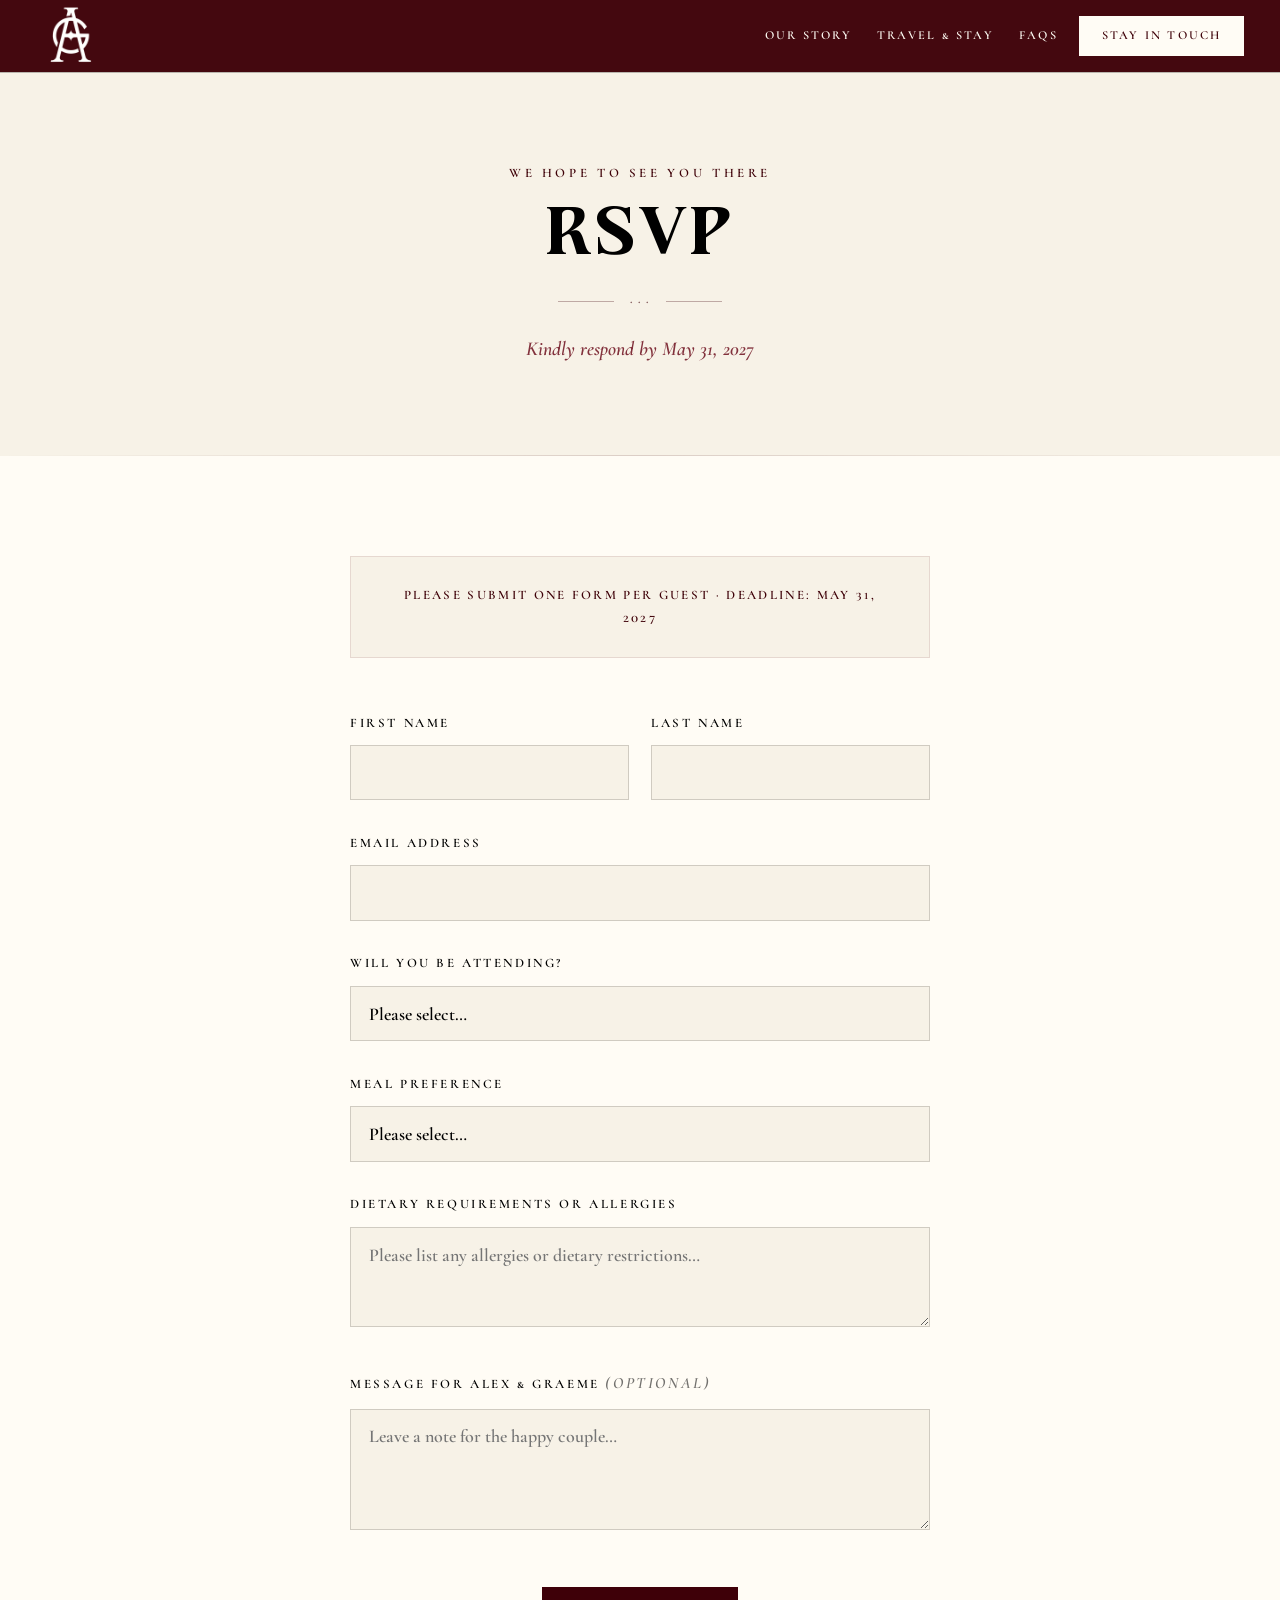
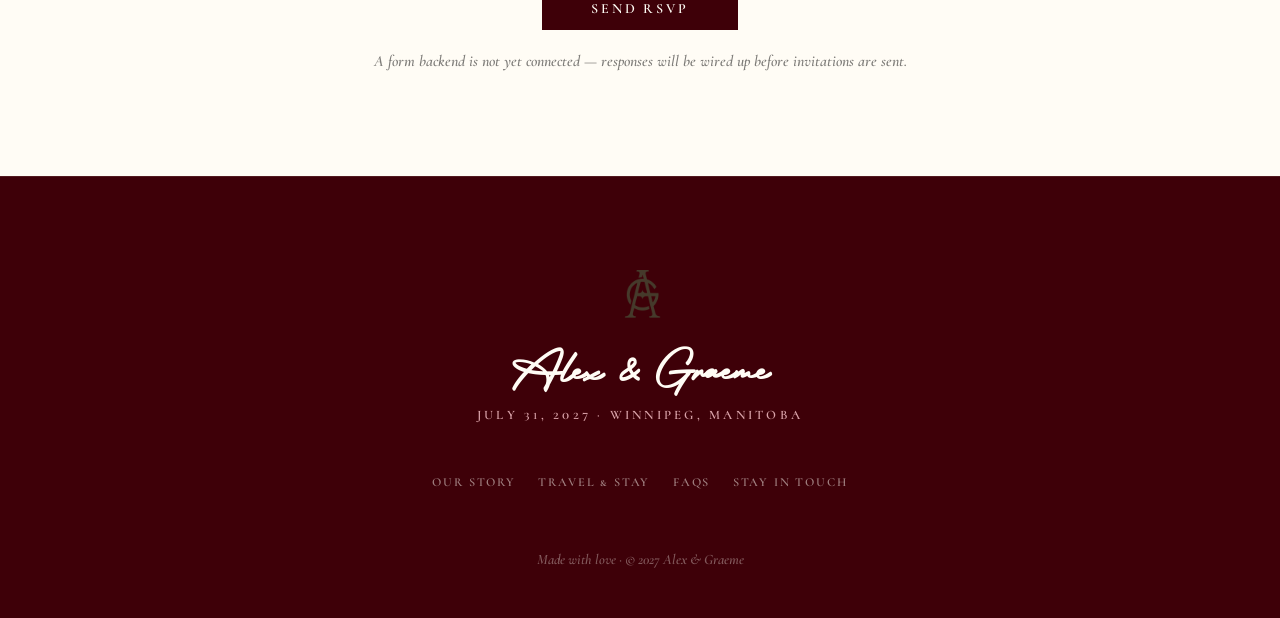
<file: pages/rsvp.html>
<!DOCTYPE html>
<html lang="en">
<head>
  <meta charset="UTF-8">
  <meta name="viewport" content="width=device-width, initial-scale=1.0">
  <meta name="description" content="RSVP to Alex and Graeme's wedding on July 31, 2027 at The Fort Garry Hotel, Winnipeg.">
  <title>RSVP — Alex &amp; Graeme · July 31, 2027</title>
  <link rel="icon" type="image/png" href="../assets/icons/monogram.png">
  <link rel="preconnect" href="https://fonts.googleapis.com">
  <link rel="preconnect" href="https://fonts.gstatic.com" crossorigin>
  <link rel="stylesheet" href="/css/styles.css">
  <style>
    /* RSVP form styles */
    .rsvp-section {
      padding: var(--section-pad) 0;
      background-color: var(--ivory);
    }

    .rsvp-form-wrap {
      max-width: 580px;
      margin: 0 auto;
    }

    .form-group {
      margin-bottom: 1.75rem;
    }

    .form-group label {
      display: block;
      font-family: var(--font-sc);
      font-size: 0.72rem;
      font-weight: 600;
      letter-spacing: 0.2em;
      text-transform: uppercase;
      color: var(--charcoal);
      margin-bottom: 0.6rem;
    }

    .form-group input,
    .form-group select,
    .form-group textarea {
      width: 100%;
      padding: 0.875rem 1rem;
      font-family: var(--font-body);
      font-size: 1rem;
      font-weight: 600;
      color: var(--charcoal);
      background-color: var(--warm-cream);
      border: 1px solid rgba(30, 26, 27, 0.18);
      border-radius: 0;
      appearance: none;
      -webkit-appearance: none;
      outline: none;
      transition: border-color 0.2s;
    }

    .form-group input:focus,
    .form-group select:focus,
    .form-group textarea:focus {
      border-color: var(--burgundy);
    }

    .form-group textarea {
      resize: vertical;
      min-height: 100px;
    }

    .form-row {
      display: grid;
      grid-template-columns: 1fr 1fr;
      gap: 1.25rem;
    }

    .form-note {
      font-family: var(--font-body);
      font-style: italic;
      font-size: 0.875rem;
      font-weight: 600;
      color: var(--charcoal);
      opacity: 0.55;
      margin-top: 0.4rem;
    }

    .form-submit {
      margin-top: 2.5rem;
      text-align: center;
    }

    .form-submit p {
      font-style: italic;
      font-size: 0.875rem;
      color: var(--charcoal);
      opacity: 0.5;
      margin-top: 1rem;
    }

    .rsvp-notice {
      background-color: var(--warm-cream);
      border: 1px solid rgba(107, 26, 43, 0.12);
      padding: 1.5rem 2rem;
      margin-bottom: 3rem;
      text-align: center;
    }

    .rsvp-notice p {
      font-family: var(--font-sc);
      font-size: 0.72rem;
      font-weight: 600;
      letter-spacing: 0.18em;
      text-transform: uppercase;
      color: var(--burgundy);
    }

    @media (max-width: 600px) {
      .form-row {
        grid-template-columns: 1fr;
      }
    }
  </style>
</head>
<body>

  <nav class="site-nav" id="site-nav">
    <div class="nav-container">
      <a href="../index.html" class="nav-home" aria-label="Home"><img src="../assets/icons/monogram.png" alt="" class="monogram-btn"></a>
<button class="nav-hamburger" aria-label="Open menu" aria-expanded="false">
        <span></span><span></span><span></span>
      </button>
      <ul class="nav-menu" role="list">
        <li><a href="/pages/our-story.html">Our Story</a></li>
        <!-- <li><a href="/pages/wedding-party.html">Wedding Party</a></li> -->
        <!-- <li><a href="/pages/schedule.html">Schedule</a></li> -->
        <li><a href="/pages/travel.html">Travel &amp; Stay</a></li>
        <!-- <li><a href="/pages/registry.html">Registry</a></li> -->
        <!-- <li><a href="/pages/things-to-do.html">Things To Do</a></li> -->
        <li><a href="/pages/faq.html">FAQs</a></li>
        <li class="nav-rsvp"><a href="/pages/stay-in-touch.html">Stay in Touch</a></li>
        <!-- <li class="nav-rsvp"><a href="/pages/rsvp.html">RSVP</a></li> -->
      </ul>
    </div>
  </nav>

  <section class="page-hero">
    <div class="container">
      <span class="section-eyebrow">We Hope to See You There</span>
      <h1 class="page-title">RSVP</h1>
      <div class="ornament-divider" aria-hidden="true">
        <span class="line"></span>
        <span class="gem">◆ ◆ ◆</span>
        <span class="line"></span>
      </div>
      <p class="page-subtitle">Kindly respond by May 31, 2027</p>
    </div>
  </section>

  <section class="rsvp-section">
    <div class="container">
      <div class="rsvp-form-wrap">

        <div class="rsvp-notice">
          <p>Please submit one form per guest &middot; Deadline: May 31, 2027</p>
        </div>

        <form action="#" method="post" novalidate>

          <div class="form-row">
            <div class="form-group">
              <label for="first-name">First Name</label>
              <input type="text" id="first-name" name="first_name" required autocomplete="given-name">
            </div>
            <div class="form-group">
              <label for="last-name">Last Name</label>
              <input type="text" id="last-name" name="last_name" required autocomplete="family-name">
            </div>
          </div>

          <div class="form-group">
            <label for="email">Email Address</label>
            <input type="email" id="email" name="email" required autocomplete="email">
          </div>

          <div class="form-group">
            <label for="attending">Will you be attending?</label>
            <select id="attending" name="attending" required>
              <option value="" disabled selected>Please select&hellip;</option>
              <option value="yes">Joyfully accepts</option>
              <option value="no">Regretfully declines</option>
            </select>
          </div>

          <div class="form-group">
            <label for="meal">Meal Preference</label>
            <select id="meal" name="meal">
              <option value="" disabled selected>Please select&hellip;</option>
              <option value="chicken">Chicken</option>
              <option value="fish">Fish</option>
              <option value="vegetarian">Vegetarian</option>
            </select>
          </div>

          <div class="form-group">
            <label for="dietary">Dietary Requirements or Allergies</label>
            <textarea id="dietary" name="dietary" rows="3" placeholder="Please list any allergies or dietary restrictions&hellip;"></textarea>
          </div>

          <div class="form-group">
            <label for="notes">Message for Alex &amp; Graeme <span class="form-note">(optional)</span></label>
            <textarea id="notes" name="notes" rows="4" placeholder="Leave a note for the happy couple&hellip;"></textarea>
          </div>

          <div class="form-submit">
            <button type="submit" class="btn btn-primary">Send RSVP</button>
            <p>A form backend is not yet connected &mdash; responses will be wired up before invitations are sent.</p>
          </div>

        </form>
      </div>
    </div>
  </section>

  <footer class="site-footer">
    <div class="container">

      <img
        src="../assets/icons/monogram.png"
        alt="Alex and Graeme monogram"
        class="footer-monogram"
        width="56"
        height="56"
      >
      <p class="footer-names">Alex &amp; Graeme</p>
      <p class="footer-date">July 31, 2027 &middot; Winnipeg, Manitoba</p>

      <nav class="footer-nav" aria-label="Footer navigation">
        <a href="our-story.html">Our Story</a>
        <!-- <a href="wedding-party.html">Wedding Party</a> -->
        <!-- <a href="schedule.html">Schedule</a> -->
        <a href="travel.html">Travel &amp; Stay</a>
        <!-- <a href="registry.html">Registry</a> -->
        <!-- <a href="things-to-do.html">Things To Do</a> -->
        <a href="faq.html">FAQs</a>
        <a href="stay-in-touch.html">Stay in Touch</a>
        <!-- <a href="rsvp.html">RSVP</a> -->
      </nav>

      <p class="footer-copy">Made with love &middot; &copy; 2027 Alex &amp; Graeme</p>
    </div>
  </footer>

  <script src="/js/nav.js"></script>

</body>
</html>
</file>
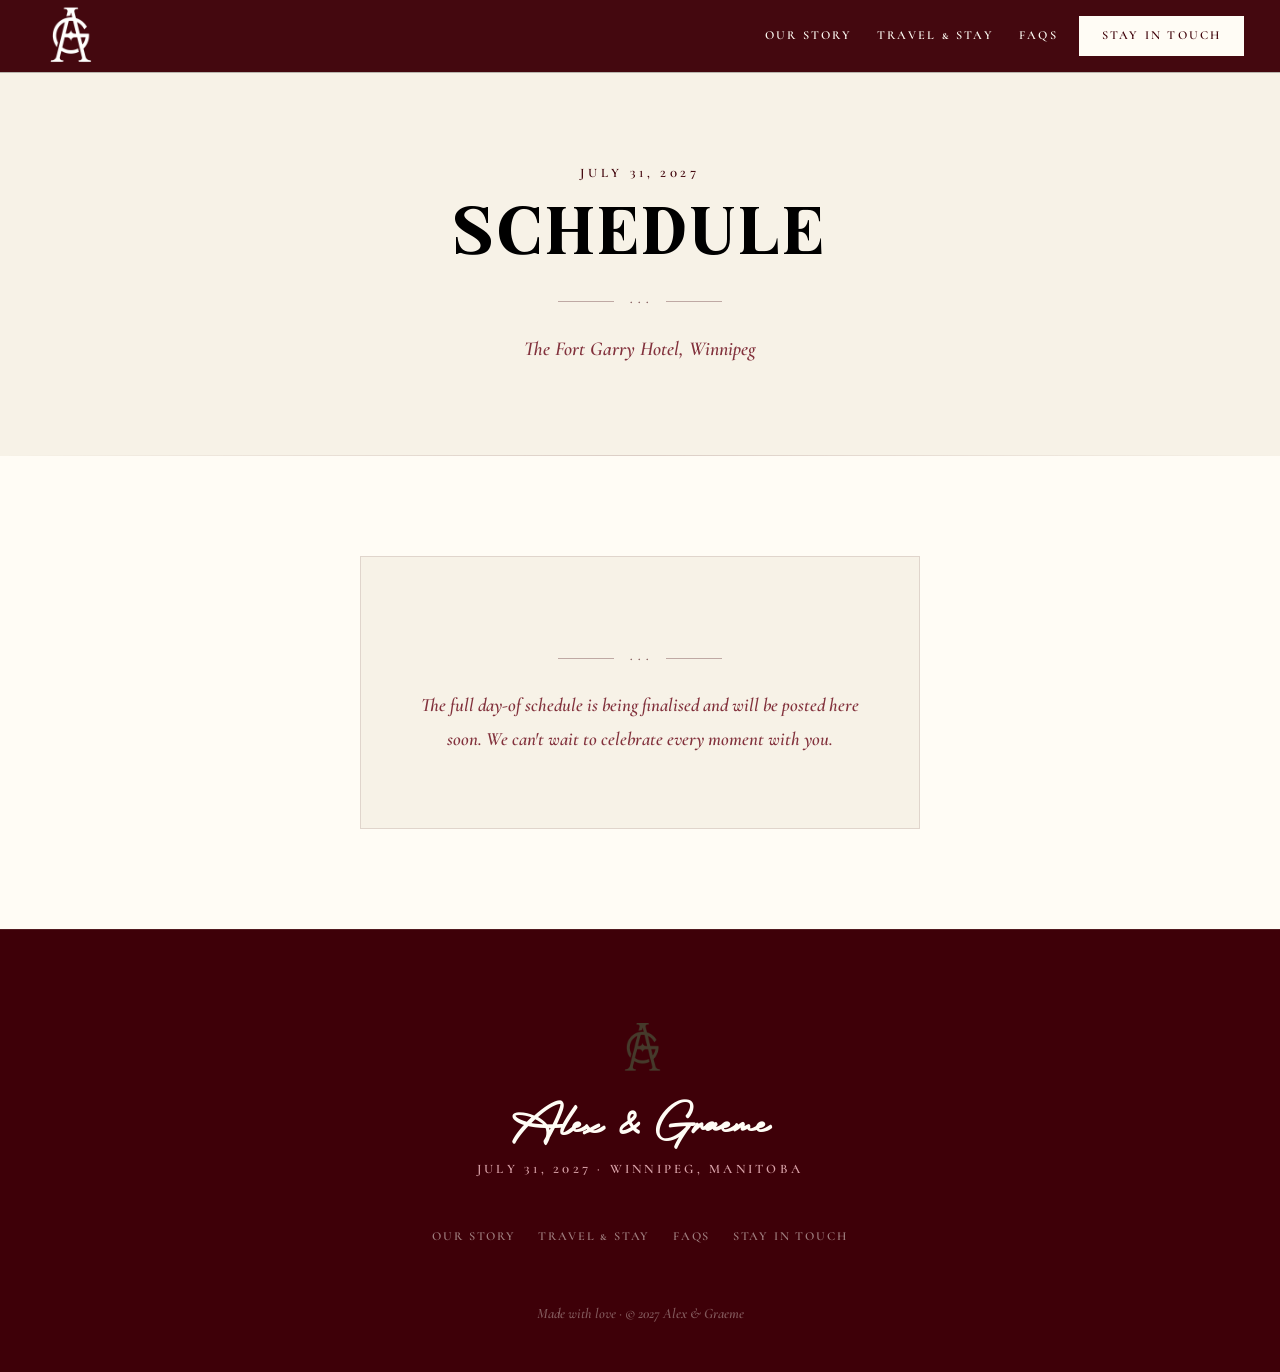
<file: pages/schedule.html>
<!DOCTYPE html>
<html lang="en">
<head>
  <meta charset="UTF-8">
  <meta name="viewport" content="width=device-width, initial-scale=1.0">
  <meta name="description" content="Full schedule of events for Alex and Graeme's wedding, July 31, 2027 at The Fort Garry Hotel.">
  <title>Schedule — Alex &amp; Graeme · July 31, 2027</title>
  <link rel="icon" type="image/png" href="../assets/icons/monogram.png">
  <link rel="preconnect" href="https://fonts.googleapis.com">
  <link rel="preconnect" href="https://fonts.gstatic.com" crossorigin>
  <link rel="stylesheet" href="/css/styles.css">
</head>
<body>

  <nav class="site-nav" id="site-nav">
    <div class="nav-container">
      <a href="../index.html" class="nav-home" aria-label="Home"><img src="../assets/icons/monogram.png" alt="" class="monogram-btn"></a>
<button class="nav-hamburger" aria-label="Open menu" aria-expanded="false">
        <span></span><span></span><span></span>
      </button>
      <ul class="nav-menu" role="list">
        <li><a href="/pages/our-story.html">Our Story</a></li>
        <!-- <li><a href="/pages/wedding-party.html">Wedding Party</a></li> -->
        <!-- <li><a href="/pages/schedule.html">Schedule</a></li> -->
        <li><a href="/pages/travel.html">Travel &amp; Stay</a></li>
        <!-- <li><a href="/pages/registry.html">Registry</a></li> -->
        <!-- <li><a href="/pages/things-to-do.html">Things To Do</a></li> -->
        <li><a href="/pages/faq.html">FAQs</a></li>
        <li class="nav-rsvp"><a href="/pages/stay-in-touch.html">Stay in Touch</a></li>
        <!-- <li class="nav-rsvp"><a href="/pages/rsvp.html">RSVP</a></li> -->
      </ul>
    </div>
  </nav>

  <section class="page-hero">
    <div class="container">
      <span class="section-eyebrow">July 31, 2027</span>
      <h1 class="page-title">Schedule</h1>
      <div class="ornament-divider" aria-hidden="true">
        <span class="line"></span>
        <span class="gem">◆ ◆ ◆</span>
        <span class="line"></span>
      </div>
      <p class="page-subtitle">The Fort Garry Hotel, Winnipeg</p>
    </div>
  </section>

  <section class="page-content">
    <div class="container">
      <div class="coming-soon">
        <div class="ornament-divider" aria-hidden="true">
          <span class="line"></span>
          <span class="gem">◆ ◆ ◆</span>
          <span class="line"></span>
        </div>
        <p>The full day-of schedule is being finalised and will be posted here soon. We can't wait to celebrate every moment with you.</p>
      </div>
    </div>
  </section>

  <footer class="site-footer">
    <div class="container">

      <img
        src="../assets/icons/monogram.png"
        alt="Alex and Graeme monogram"
        class="footer-monogram"
        width="56"
        height="56"
      >
      <p class="footer-names">Alex &amp; Graeme</p>
      <p class="footer-date">July 31, 2027 &middot; Winnipeg, Manitoba</p>

      <nav class="footer-nav" aria-label="Footer navigation">
        <a href="our-story.html">Our Story</a>
        <!-- <a href="wedding-party.html">Wedding Party</a> -->
        <!-- <a href="schedule.html">Schedule</a> -->
        <a href="travel.html">Travel &amp; Stay</a>
        <!-- <a href="registry.html">Registry</a> -->
        <!-- <a href="things-to-do.html">Things To Do</a> -->
        <a href="faq.html">FAQs</a>
        <a href="stay-in-touch.html">Stay in Touch</a>
        <!-- <a href="rsvp.html">RSVP</a> -->
      </nav>

      <p class="footer-copy">Made with love &middot; &copy; 2027 Alex &amp; Graeme</p>
    </div>
  </footer>

  <script src="/js/nav.js"></script>

</body>
</html>
</file>
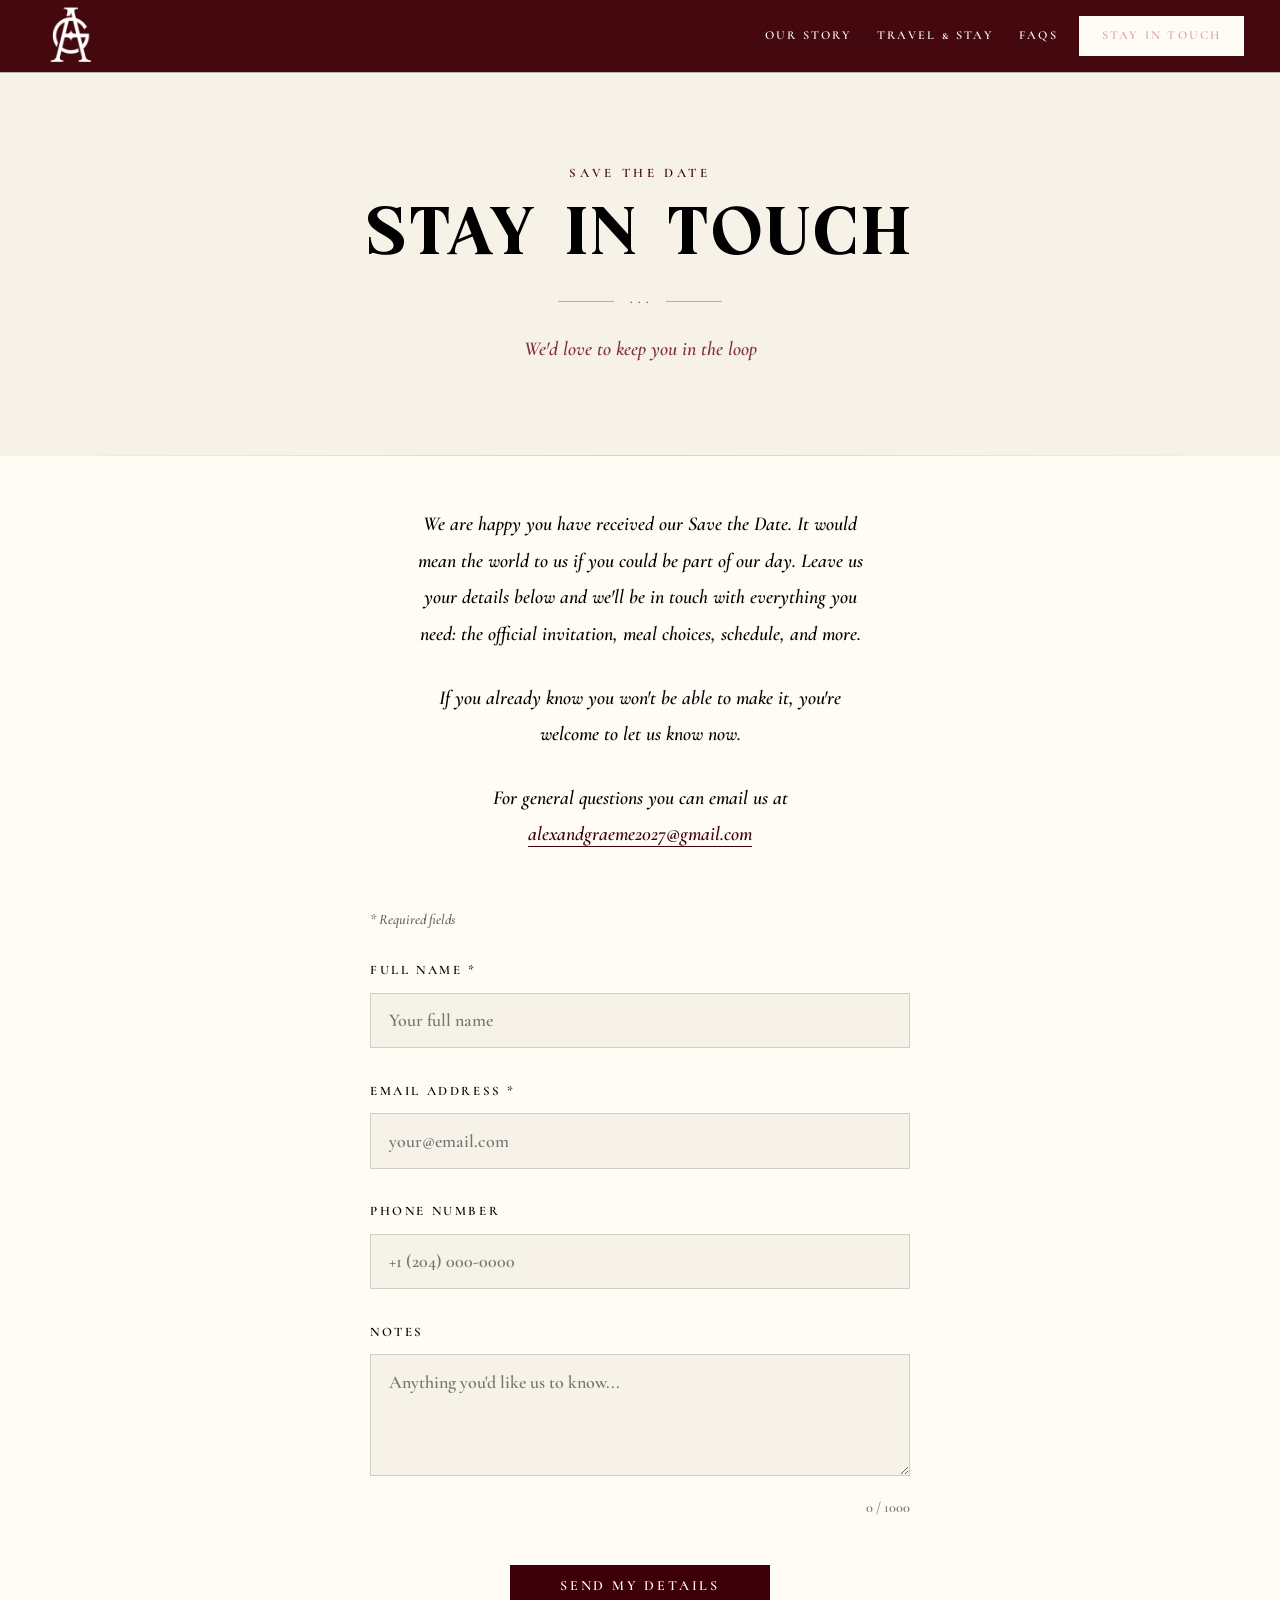
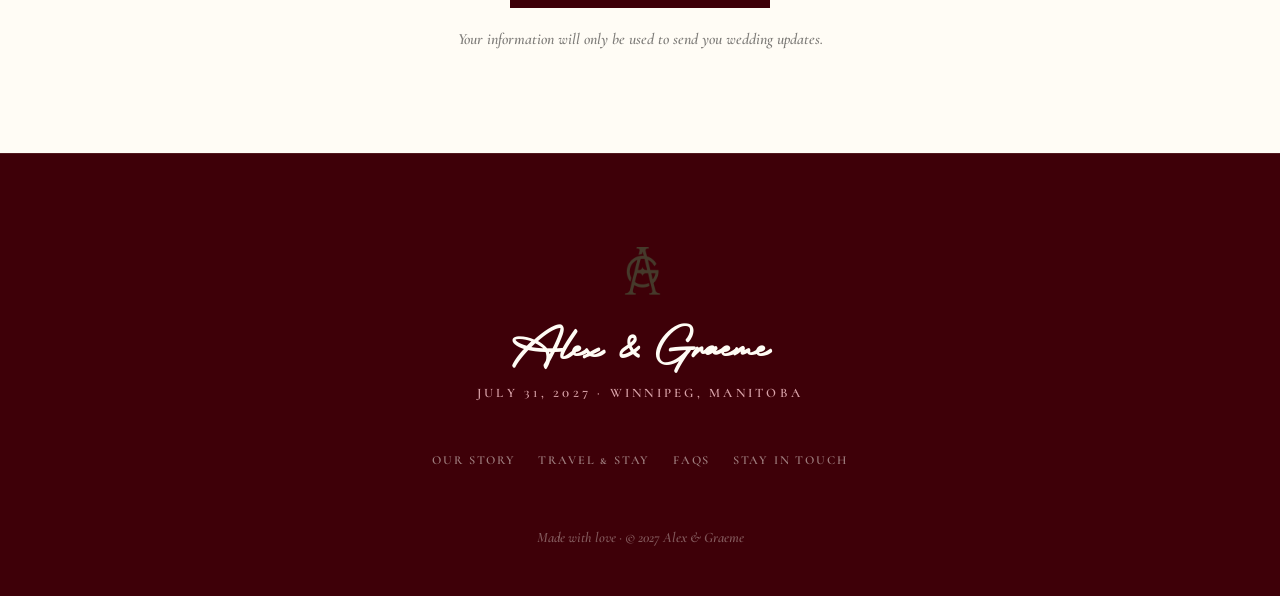
<file: pages/stay-in-touch.html>
<!DOCTYPE html>
<html lang="en">
<head>
  <meta charset="UTF-8">
  <meta name="viewport" content="width=device-width, initial-scale=1.0">
  <meta name="description" content="Let Alex and Graeme know you received your save the date — share your contact details and we'll keep you in the loop.">
  <title>Stay in Touch — Alex &amp; Graeme · July 31, 2027</title>
  <link rel="icon" type="image/png" href="../assets/icons/monogram.png">
  <link rel="preconnect" href="https://fonts.googleapis.com">
  <link rel="preconnect" href="https://fonts.gstatic.com" crossorigin>
  <link rel="stylesheet" href="../css/styles.css">
  <style>
    .sit-section {
      padding: var(--section-pad) 0;
      padding-top: calc(var(--section-pad) / 2);
      background-color: var(--ivory);
    }

    .sit-form-wrap {
      max-width: 540px;
      margin: 0 auto;
    }

    .sit-intro {
      text-align: center;
      margin-bottom: 3rem;
    }

    .sit-intro p {
      font-family: var(--font-body);
      font-style: italic;
      font-size: 1.1rem;
      font-weight: 600;
      color: var(--charcoal);
      line-height: 1.85;
      max-width: 460px;
      margin: 0 auto;
    }

    .sit-intro p + p {
      margin-top: 1.5rem;
    }

    .form-group {
      margin-bottom: 1.75rem;
    }

    .form-group label {
      display: block;
      font-family: var(--font-sc);
      font-size: 0.72rem;
      font-weight: 600;
      letter-spacing: 0.2em;
      text-transform: uppercase;
      color: var(--charcoal);
      margin-bottom: 0.6rem;
    }

    .required-asterisk {
      color: var(--burgundy);
    }

    .form-required-note {
      font-family: var(--font-body);
      font-style: italic;
      font-size: 0.8rem;
      color: var(--charcoal);
      opacity: 0.6;
      margin-bottom: 1.5rem;
    }

    .field-error {
      display: none;
      font-family: var(--font-body);
      font-size: 0.8rem;
      color: var(--burgundy);
      margin-top: 0.5rem;
    }

    .form-group.has-error input {
      border-color: var(--burgundy);
    }

    .form-group.has-error .field-error {
      display: block;
    }

    .form-group input {
      width: 100%;
      padding: 0.875rem 1rem;
      font-family: var(--font-body);
      font-size: 1rem;
      font-weight: 600;
      color: var(--charcoal);
      background-color: var(--warm-cream);
      border: 1px solid rgba(0, 0, 0, 0.15);
      border-radius: 0;
      appearance: none;
      -webkit-appearance: none;
      outline: none;
      transition: border-color 0.2s;
    }

    .form-group input:focus {
      border-color: var(--burgundy);
    }

    .form-group textarea {
      width: 100%;
      padding: 0.875rem 1rem;
      font-family: var(--font-body);
      font-size: 1rem;
      font-weight: 600;
      color: var(--charcoal);
      background-color: var(--warm-cream);
      border: 1px solid rgba(0, 0, 0, 0.15);
      border-radius: 0;
      appearance: none;
      -webkit-appearance: none;
      outline: none;
      resize: vertical;
      transition: border-color 0.2s;
    }

    .form-group textarea:focus {
      border-color: var(--burgundy);
    }

    .char-counter {
      display: block;
      font-family: var(--font-body);
      font-size: 0.8rem;
      color: var(--charcoal);
      opacity: 0.5;
      text-align: right;
      margin-top: 0.4rem;
    }

    .form-submit {
      margin-top: 2.5rem;
      text-align: center;
    }

    .form-submit p {
      font-family: var(--font-body);
      font-style: italic;
      font-size: 0.875rem;
      color: var(--charcoal);
      opacity: 0.5;
      margin-top: 1rem;
    }

    /* Thank-you state */
    .sit-thankyou {
      display: none;
      text-align: center;
      padding: 4rem 2rem;
      border: 1px solid rgba(62, 0, 8, 0.12);
      background-color: var(--warm-cream);
    }

    .sit-thankyou .thankyou-icon {
      font-size: 1.5rem;
      color: var(--burgundy);
      opacity: 0.5;
      letter-spacing: 0.35em;
      margin-bottom: 1.75rem;
      display: block;
    }

    .sit-thankyou h2 {
      font-family: var(--font-display);
      font-size: clamp(1.75rem, 4vw, 2.5rem);
      font-weight: normal;
      color: var(--charcoal);
      letter-spacing: 0.06em;
      text-transform: uppercase;
      margin-bottom: 1.25rem;
    }

    .sit-thankyou p {
      font-family: var(--font-body);
      font-style: italic;
      font-size: 1.05rem;
      font-weight: 600;
      color: var(--charcoal);
      opacity: 0.7;
      line-height: 1.85;
      max-width: 380px;
      margin: 0 auto;
    }

    @media (max-width: 600px) {
      .sit-section {
        padding-top: calc(var(--section-pad) / 2);
        padding-bottom: var(--section-pad);
        padding-left: 1.25rem;
        padding-right: 1.25rem;
      }
    }
  </style>
</head>
<body>

  <nav class="site-nav" id="site-nav">
    <div class="nav-container">
      <a href="../index.html" class="nav-home" aria-label="Home"><img src="../assets/icons/monogram.png" alt="" class="monogram-btn"></a>
<button class="nav-hamburger" aria-label="Open menu" aria-expanded="false">
        <span></span><span></span><span></span>
      </button>
      <ul class="nav-menu" role="list">
        <li><a href="our-story.html">Our Story</a></li>
        <!-- <li><a href="wedding-party.html">Wedding Party</a></li> -->
        <!-- <li><a href="schedule.html">Schedule</a></li> -->
        <li><a href="travel.html">Travel &amp; Stay</a></li>
        <!-- <li><a href="registry.html">Registry</a></li> -->
        <!-- <li><a href="things-to-do.html">Things To Do</a></li> -->
        <li><a href="faq.html">FAQs</a></li>
        <li class="nav-rsvp"><a href="stay-in-touch.html">Stay in Touch</a></li>
        <!-- <li class="nav-rsvp"><a href="rsvp.html">RSVP</a></li> -->
      </ul>
    </div>
  </nav>

  <section class="page-hero">
    <div class="container">
      <span class="section-eyebrow">Save the Date</span>
      <h1 class="page-title">Stay in Touch</h1>
      <div class="ornament-divider" aria-hidden="true">
        <span class="line"></span>
        <span class="gem">◆ ◆ ◆</span>
        <span class="line"></span>
      </div>
      <p class="page-subtitle">We'd love to keep you in the loop</p>
    </div>
  </section>

  <section class="sit-section">
    <div class="container">
      <div class="sit-form-wrap">

        <div class="sit-intro">
          <p>
            We are happy you have received our Save the Date. It would mean the
            world to us if you could be part of our day. Leave us your details
            below and we'll be in touch with everything you need: the official
            invitation, meal choices, schedule, and more.
          </p>
          <p>
            If you already know you won't be able to make it, you're welcome
            to let us know now.
          </p>
          <p>
            For general questions you can email us at <a href="mailto:alexandgraeme2027@gmail.com" style="color:#3e0008; text-decoration:none; border-bottom: 1px solid #3e0008;">alexandgraeme2027@gmail.com</a>
          </p>
        </div>

        <form id="sit-form" action="https://formspree.io/f/mpqgojwp" method="POST" novalidate>

          <p class="form-required-note"><span class="required-asterisk">*</span> Required fields</p>

          <div class="form-group" id="full-name-group">
            <label for="full-name">Full Name <span class="required-asterisk">*</span></label>
            <input type="text" id="full-name" name="full_name" required autocomplete="name" placeholder="Your full name">
            <span class="field-error">This field is required</span>
          </div>

          <div class="form-group" id="email-group">
            <label for="email">Email Address <span class="required-asterisk">*</span></label>
            <input type="email" id="email" name="email" required autocomplete="email" placeholder="your@email.com">
            <span class="field-error">This field is required</span>
          </div>

          <div class="form-group">
            <label for="phone">Phone Number</label>
            <input type="tel" id="phone" name="phone" autocomplete="tel" placeholder="+1 (204) 000-0000">
          </div>

          <div class="form-group">
            <label for="notes">Notes</label>
            <textarea id="notes" name="notes" maxlength="1000" placeholder="Anything you'd like us to know..." rows="4"></textarea>
            <span class="char-counter" id="notes-counter">0 / 1000</span>
          </div>

          <div class="form-submit">
            <button type="submit" class="btn btn-primary">Send My Details</button>
            <p>Your information will only be used to send you wedding updates.</p>
          </div>

        </form>

        <div class="sit-thankyou" id="sit-thankyou" aria-live="polite">
          <span class="thankyou-icon" aria-hidden="true">◆ ◆ ◆</span>
          <h2>Thank You</h2>
          <p>
            We've got your details — we'll be in touch soon with everything
            you need to know about the big day. We can't wait to celebrate with you.
          </p>
        </div>

      </div>
    </div>
  </section>

  <footer class="site-footer">
    <div class="container">

      <img
        src="../assets/icons/monogram.png"
        alt="Alex and Graeme monogram"
        class="footer-monogram"
        width="56"
        height="56"
      >
      <p class="footer-names">Alex &amp; Graeme</p>
      <p class="footer-date">July 31, 2027 &middot; Winnipeg, Manitoba</p>

      <nav class="footer-nav" aria-label="Footer navigation">
        <a href="our-story.html">Our Story</a>
        <!-- <a href="wedding-party.html">Wedding Party</a> -->
        <!-- <a href="schedule.html">Schedule</a> -->
        <a href="travel.html">Travel &amp; Stay</a>
        <!-- <a href="registry.html">Registry</a> -->
        <!-- <a href="things-to-do.html">Things To Do</a> -->
        <a href="faq.html">FAQs</a>
        <a href="stay-in-touch.html">Stay in Touch</a>
        <!-- <a href="rsvp.html">RSVP</a> -->
      </nav>

      <p class="footer-copy">Made with love &middot; &copy; 2027 Alex &amp; Graeme</p>
    </div>
  </footer>

  <script src="../js/nav.js"></script>
  <script>
    (function () {
      var form = document.getElementById('sit-form');
      var thankyou = document.getElementById('sit-thankyou');
      var notes = document.getElementById('notes');
      var notesCounter = document.getElementById('notes-counter');
      var fullNameInput = document.getElementById('full-name');
      var emailInput = document.getElementById('email');
      var fullNameGroup = document.getElementById('full-name-group');
      var emailGroup = document.getElementById('email-group');

      if (notes && notesCounter) {
        notes.addEventListener('input', function () {
          notesCounter.textContent = notes.value.length + ' / ' + notes.getAttribute('maxlength');
        });
      }

      fullNameInput.addEventListener('input', function () {
        fullNameGroup.classList.remove('has-error');
      });

      emailInput.addEventListener('input', function () {
        emailGroup.classList.remove('has-error');
      });

      form.addEventListener('submit', function (e) {
        e.preventDefault();

        var hasError = false;

        if (!fullNameInput.value.trim()) {
          fullNameGroup.classList.add('has-error');
          hasError = true;
        }

        if (!emailInput.value.trim()) {
          emailGroup.classList.add('has-error');
          hasError = true;
        }

        if (hasError) return;

        var data = new FormData(form);
        fetch(form.action, {
          method: 'POST',
          body: data,
          headers: { 'Accept': 'application/json' }
        }).then(function (res) {
          if (res.ok) {
            form.style.display = 'none';
            thankyou.style.display = 'block';
          } else {
            res.json().then(function (json) {
              var msg = (json.errors || []).map(function (e) { return e.message; }).join(', ');
              alert('Something went wrong: ' + (msg || 'please try again.'));
            });
          }
        }).catch(function () {
          alert('Something went wrong — please check your connection and try again.');
        });
      });
    })();
  </script>

</body>
</html>
</file>
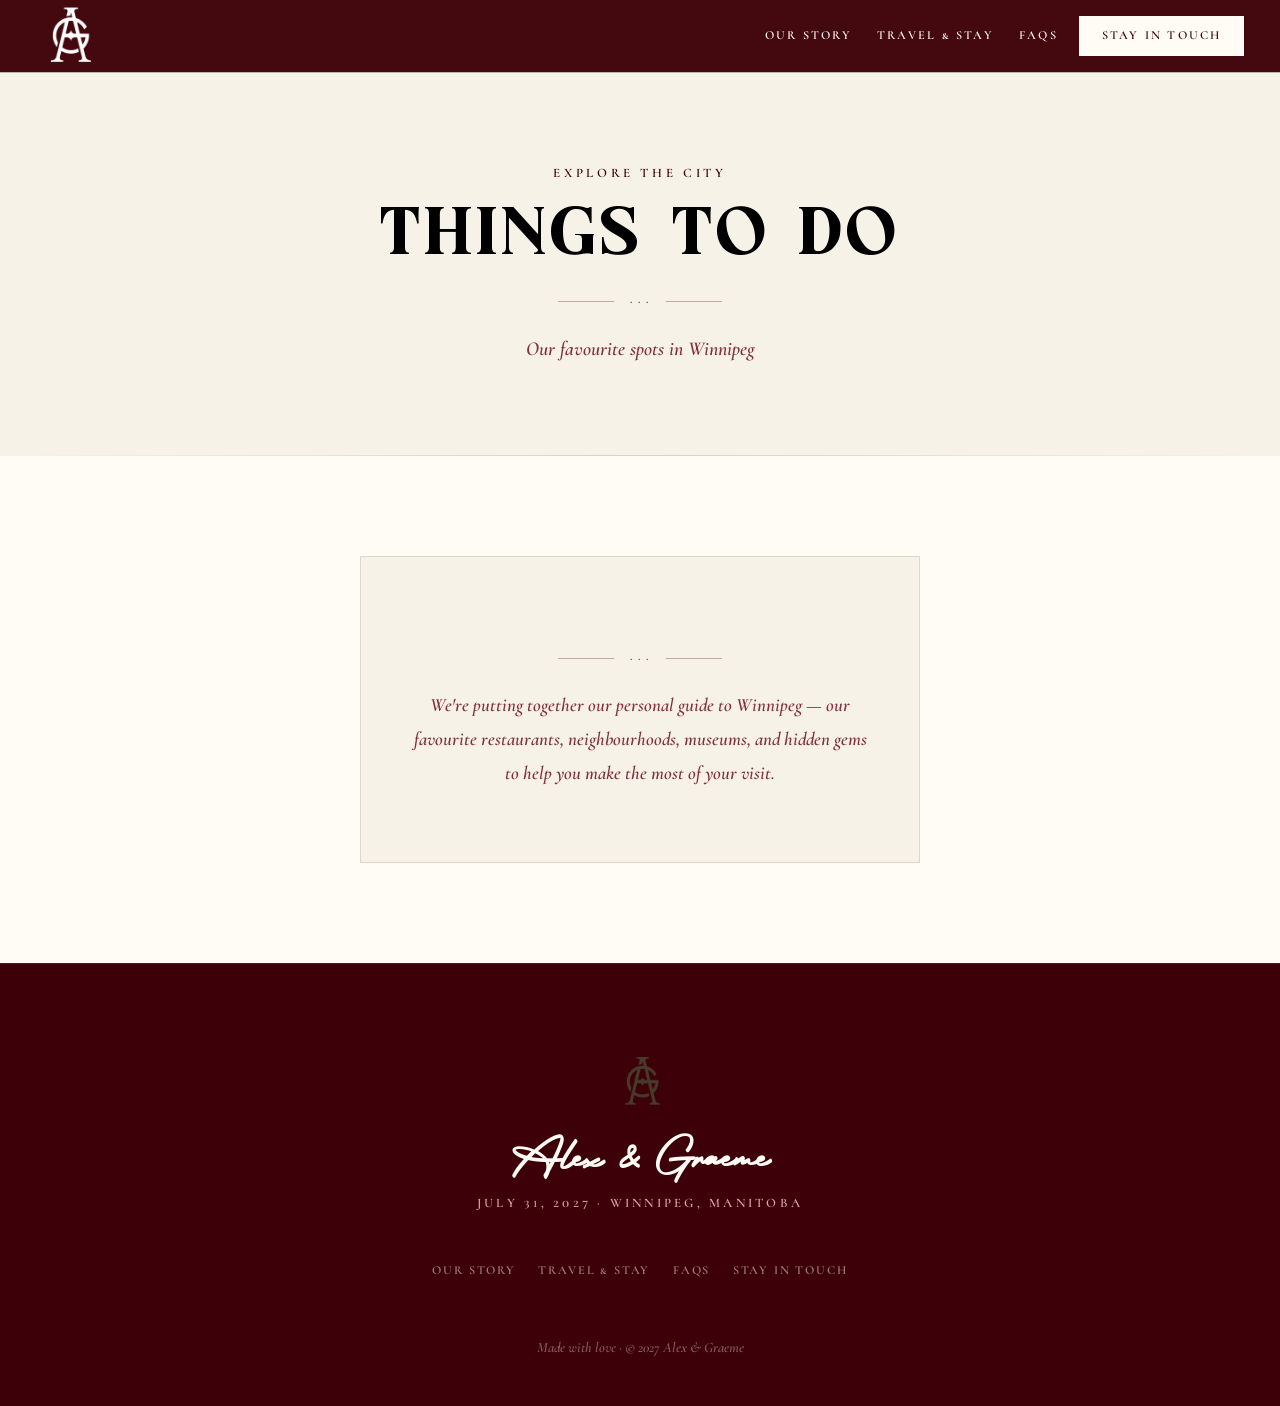
<file: pages/things-to-do.html>
<!DOCTYPE html>
<html lang="en">
<head>
  <meta charset="UTF-8">
  <meta name="viewport" content="width=device-width, initial-scale=1.0">
  <meta name="description" content="Our favourite things to see and do in Winnipeg while you're in town for the wedding.">
  <title>Things To Do — Alex &amp; Graeme · July 31, 2027</title>
  <link rel="icon" type="image/png" href="../assets/icons/monogram.png">
  <link rel="preconnect" href="https://fonts.googleapis.com">
  <link rel="preconnect" href="https://fonts.gstatic.com" crossorigin>
  <link rel="stylesheet" href="/css/styles.css">
</head>
<body>

  <nav class="site-nav" id="site-nav">
    <div class="nav-container">
      <a href="../index.html" class="nav-home" aria-label="Home"><img src="../assets/icons/monogram.png" alt="" class="monogram-btn"></a>
<button class="nav-hamburger" aria-label="Open menu" aria-expanded="false">
        <span></span><span></span><span></span>
      </button>
      <ul class="nav-menu" role="list">
        <li><a href="/pages/our-story.html">Our Story</a></li>
        <!-- <li><a href="/pages/wedding-party.html">Wedding Party</a></li> -->
        <!-- <li><a href="/pages/schedule.html">Schedule</a></li> -->
        <li><a href="/pages/travel.html">Travel &amp; Stay</a></li>
        <!-- <li><a href="/pages/registry.html">Registry</a></li> -->
        <!-- <li><a href="/pages/things-to-do.html">Things To Do</a></li> -->
        <li><a href="/pages/faq.html">FAQs</a></li>
        <li class="nav-rsvp"><a href="/pages/stay-in-touch.html">Stay in Touch</a></li>
        <!-- <li class="nav-rsvp"><a href="/pages/rsvp.html">RSVP</a></li> -->
      </ul>
    </div>
  </nav>

  <section class="page-hero">
    <div class="container">
      <span class="section-eyebrow">Explore the City</span>
      <h1 class="page-title">Things To Do</h1>
      <div class="ornament-divider" aria-hidden="true">
        <span class="line"></span>
        <span class="gem">◆ ◆ ◆</span>
        <span class="line"></span>
      </div>
      <p class="page-subtitle">Our favourite spots in Winnipeg</p>
    </div>
  </section>

  <section class="page-content">
    <div class="container">
      <div class="coming-soon">
        <div class="ornament-divider" aria-hidden="true">
          <span class="line"></span>
          <span class="gem">◆ ◆ ◆</span>
          <span class="line"></span>
        </div>
        <p>We're putting together our personal guide to Winnipeg &mdash; our favourite restaurants, neighbourhoods, museums, and hidden gems to help you make the most of your visit.</p>
      </div>
    </div>
  </section>

  <footer class="site-footer">
    <div class="container">

      <img
        src="../assets/icons/monogram.png"
        alt="Alex and Graeme monogram"
        class="footer-monogram"
        width="56"
        height="56"
      >
      <p class="footer-names">Alex &amp; Graeme</p>
      <p class="footer-date">July 31, 2027 &middot; Winnipeg, Manitoba</p>

      <nav class="footer-nav" aria-label="Footer navigation">
        <a href="our-story.html">Our Story</a>
        <!-- <a href="wedding-party.html">Wedding Party</a> -->
        <!-- <a href="schedule.html">Schedule</a> -->
        <a href="travel.html">Travel &amp; Stay</a>
        <!-- <a href="registry.html">Registry</a> -->
        <!-- <a href="things-to-do.html">Things To Do</a> -->
        <a href="faq.html">FAQs</a>
        <a href="stay-in-touch.html">Stay in Touch</a>
        <!-- <a href="rsvp.html">RSVP</a> -->
      </nav>

      <p class="footer-copy">Made with love &middot; &copy; 2027 Alex &amp; Graeme</p>
    </div>
  </footer>

  <script src="/js/nav.js"></script>

</body>
</html>
</file>
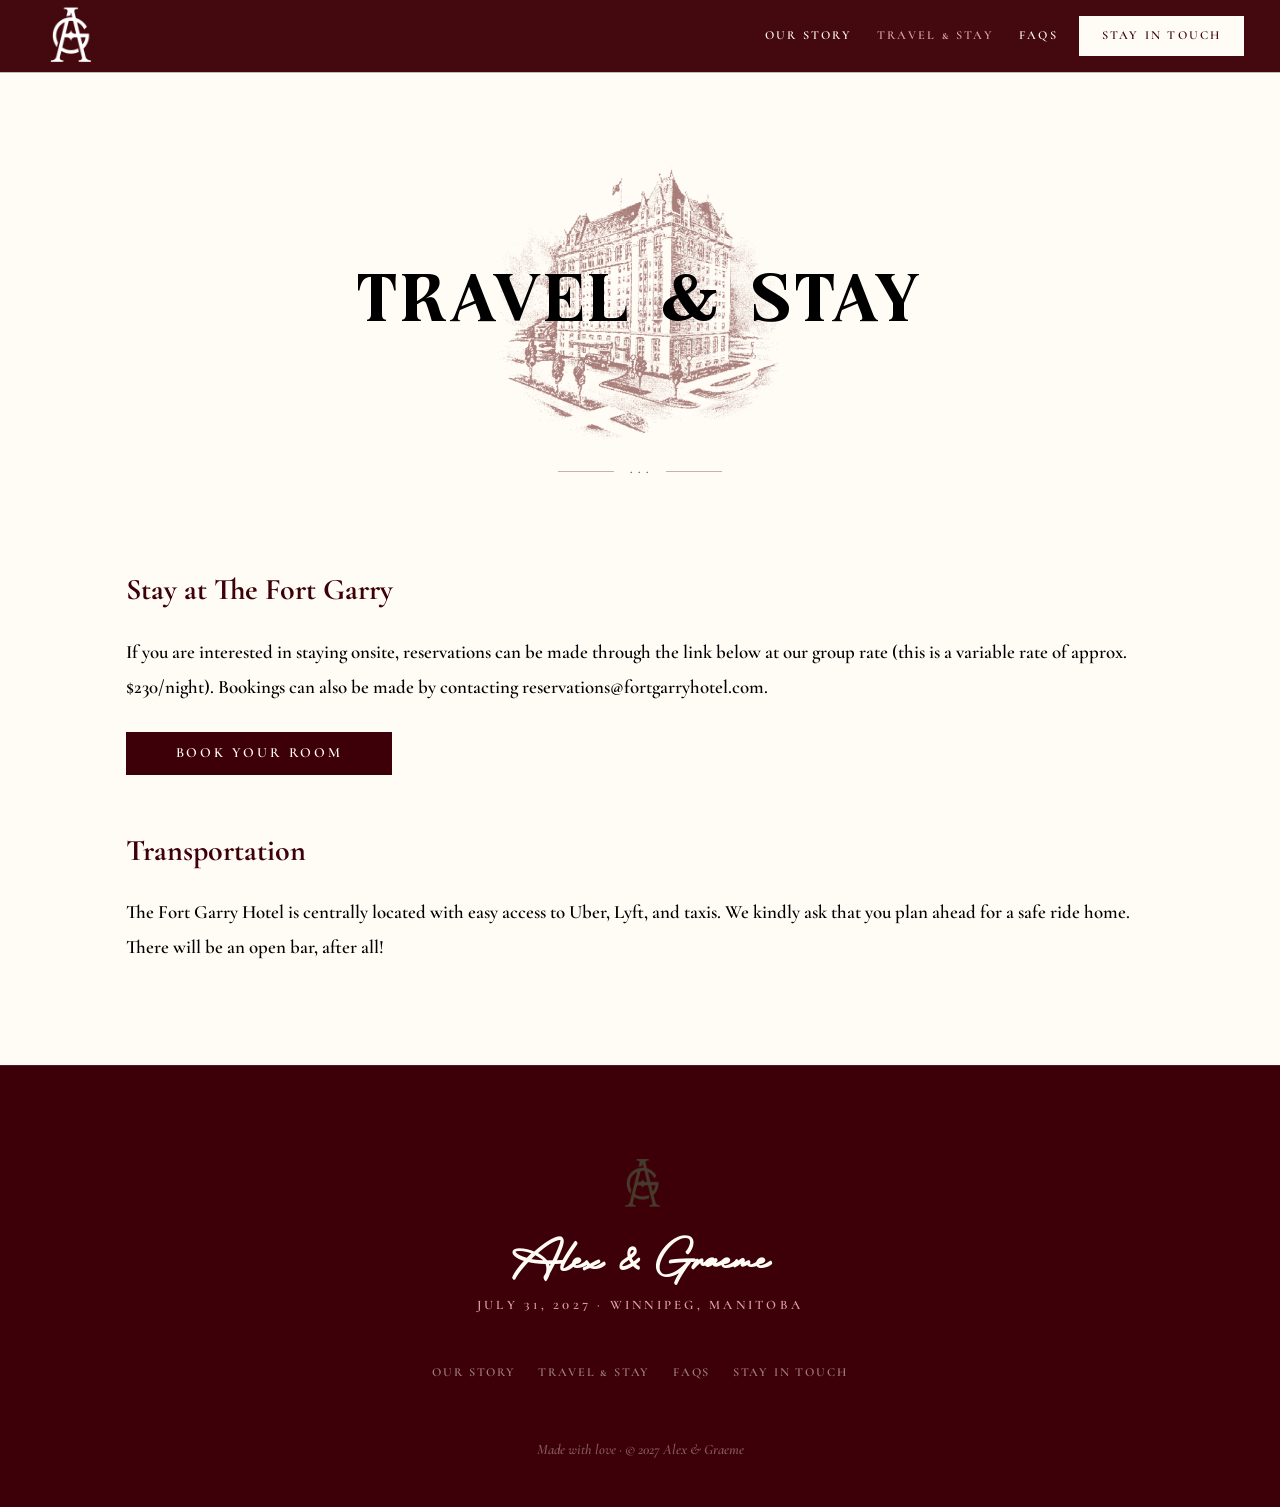
<file: pages/travel.html>
<!DOCTYPE html>
<html lang="en">
<head>
  <meta charset="UTF-8">
  <meta name="viewport" content="width=device-width, initial-scale=1.0">
  <meta name="description" content="Travel and accommodation information for Alex and Graeme's wedding in Winnipeg, Manitoba.">
  <title>Travel &amp; Stay — Alex &amp; Graeme · July 31, 2027</title>
  <link rel="icon" type="image/png" href="../assets/icons/monogram.png">
  <link rel="preconnect" href="https://fonts.googleapis.com">
  <link rel="preconnect" href="https://fonts.gstatic.com" crossorigin>
  <link rel="stylesheet" href="../css/styles.css">
  <style>
    .page-content > .container > p {
      font-family: var(--font-body);
      font-size: 1.05rem;
      font-weight: 600;
      line-height: 1.85;
      color: var(--charcoal);
      text-align: center;
    }

    .page-content h2 {
      color: var(--burgundy);
      margin-bottom: 1rem;
    }

    .page-content .btn {
      margin-top: 1.5rem;
    }

    .page-content--stay {
      padding-bottom: calc(var(--section-pad) / 4);
    }

    .page-content--transport {
      padding-top: calc(var(--section-pad) / 4);
    }

    .page-hero--travel {
      background-color: var(--ivory);
      padding-bottom: calc(5rem / 3);
    }

    .page-hero--travel::after {
      display: none;
    }

    .page-hero--travel + .page-content {
      padding-top: calc(var(--section-pad) / 3);
    }

    .hero-illustration-wrap {
      position: relative;
      min-height: 280px;
      display: flex;
      align-items: center;
      justify-content: center;
    }

    .hero-illustration-wrap .hero-illustration {
      position: absolute;
      top: 50%;
      left: 50%;
      transform: translate(-50%, -50%);
      width: 280px;
      height: auto;
      opacity: 0.5;
      z-index: 0;
      pointer-events: none;
    }

    .hero-illustration-wrap .page-title {
      position: relative;
      z-index: 1;
    }

    @media (max-width: 767px) {
      .page-hero--travel {
        padding-top: calc(var(--nav-height) + 50px);
      }
    }
  </style>
</head>
<body>

  <nav class="site-nav" id="site-nav">
    <div class="nav-container">
      <a href="../index.html" class="nav-home" aria-label="Home"><img src="../assets/icons/monogram.png" alt="" class="monogram-btn"></a>
<button class="nav-hamburger" aria-label="Open menu" aria-expanded="false">
        <span></span><span></span><span></span>
      </button>
      <ul class="nav-menu" role="list">
        <li><a href="our-story.html">Our Story</a></li>
        <!-- <li><a href="wedding-party.html">Wedding Party</a></li> -->
        <!-- <li><a href="schedule.html">Schedule</a></li> -->
        <li><a href="travel.html">Travel &amp; Stay</a></li>
        <!-- <li><a href="registry.html">Registry</a></li> -->
        <!-- <li><a href="things-to-do.html">Things To Do</a></li> -->
        <li><a href="faq.html">FAQs</a></li>
        <li class="nav-rsvp"><a href="stay-in-touch.html">Stay in Touch</a></li>
        <!-- <li class="nav-rsvp"><a href="rsvp.html">RSVP</a></li> -->
      </ul>
    </div>
  </nav>

  <section class="page-hero page-hero--travel">
    <div class="container">
      <div class="hero-illustration-wrap">
        <img src="../assets/icons/FG hotel 2.png" alt="" class="hero-illustration" aria-hidden="true">
        <h1 class="page-title">Travel &amp; Stay</h1>
      </div>
      <div class="ornament-divider" aria-hidden="true">
        <span class="line"></span>
        <span class="gem">◆ ◆ ◆</span>
        <span class="line"></span>
      </div>
    </div>
  </section>

  <section class="page-content page-content--stay">
    <div class="container">
      <h2>Stay at The Fort Garry</h2>
      <p style="text-align: left !important;">If you are interested in staying onsite, reservations can be made through the link below at our group rate (this is a variable rate of approx. $230/night). Bookings can also be made by contacting <a href="mailto:reservations@fortgarryhotel.com">reservations@fortgarryhotel.com</a>.</p>
      <a href="https://www.choicehotels.com/manitoba/winnipeg/ascend-hotels/cnb72?ratePlanCode=L26WED" target="_blank" rel="noopener" class="btn btn-primary">Book Your Room</a>
    </div>
  </section>

  <section class="page-content page-content--transport">
    <div class="container">
      <h2>Transportation</h2>
      <p style="text-align: left;">The Fort Garry Hotel is centrally located with easy access to Uber, Lyft, and taxis. We kindly ask that you plan ahead for a safe ride home. There will be an open bar, after all!</p>
    </div>
  </section>

  <footer class="site-footer">
    <div class="container">

      <img
        src="../assets/icons/monogram.png"
        alt="Alex and Graeme monogram"
        class="footer-monogram"
        width="56"
        height="56"
      >
      <p class="footer-names">Alex &amp; Graeme</p>
      <p class="footer-date">July 31, 2027 &middot; Winnipeg, Manitoba</p>

      <nav class="footer-nav" aria-label="Footer navigation">
        <a href="our-story.html">Our Story</a>
        <!-- <a href="wedding-party.html">Wedding Party</a> -->
        <!-- <a href="schedule.html">Schedule</a> -->
        <a href="travel.html">Travel &amp; Stay</a>
        <!-- <a href="registry.html">Registry</a> -->
        <!-- <a href="things-to-do.html">Things To Do</a> -->
        <a href="faq.html">FAQs</a>
        <a href="stay-in-touch.html">Stay in Touch</a>
        <!-- <a href="rsvp.html">RSVP</a> -->
      </nav>

      <p class="footer-copy">Made with love &middot; &copy; 2027 Alex &amp; Graeme</p>
    </div>
  </footer>

  <script src="../js/nav.js"></script>

</body>
</html>
</file>
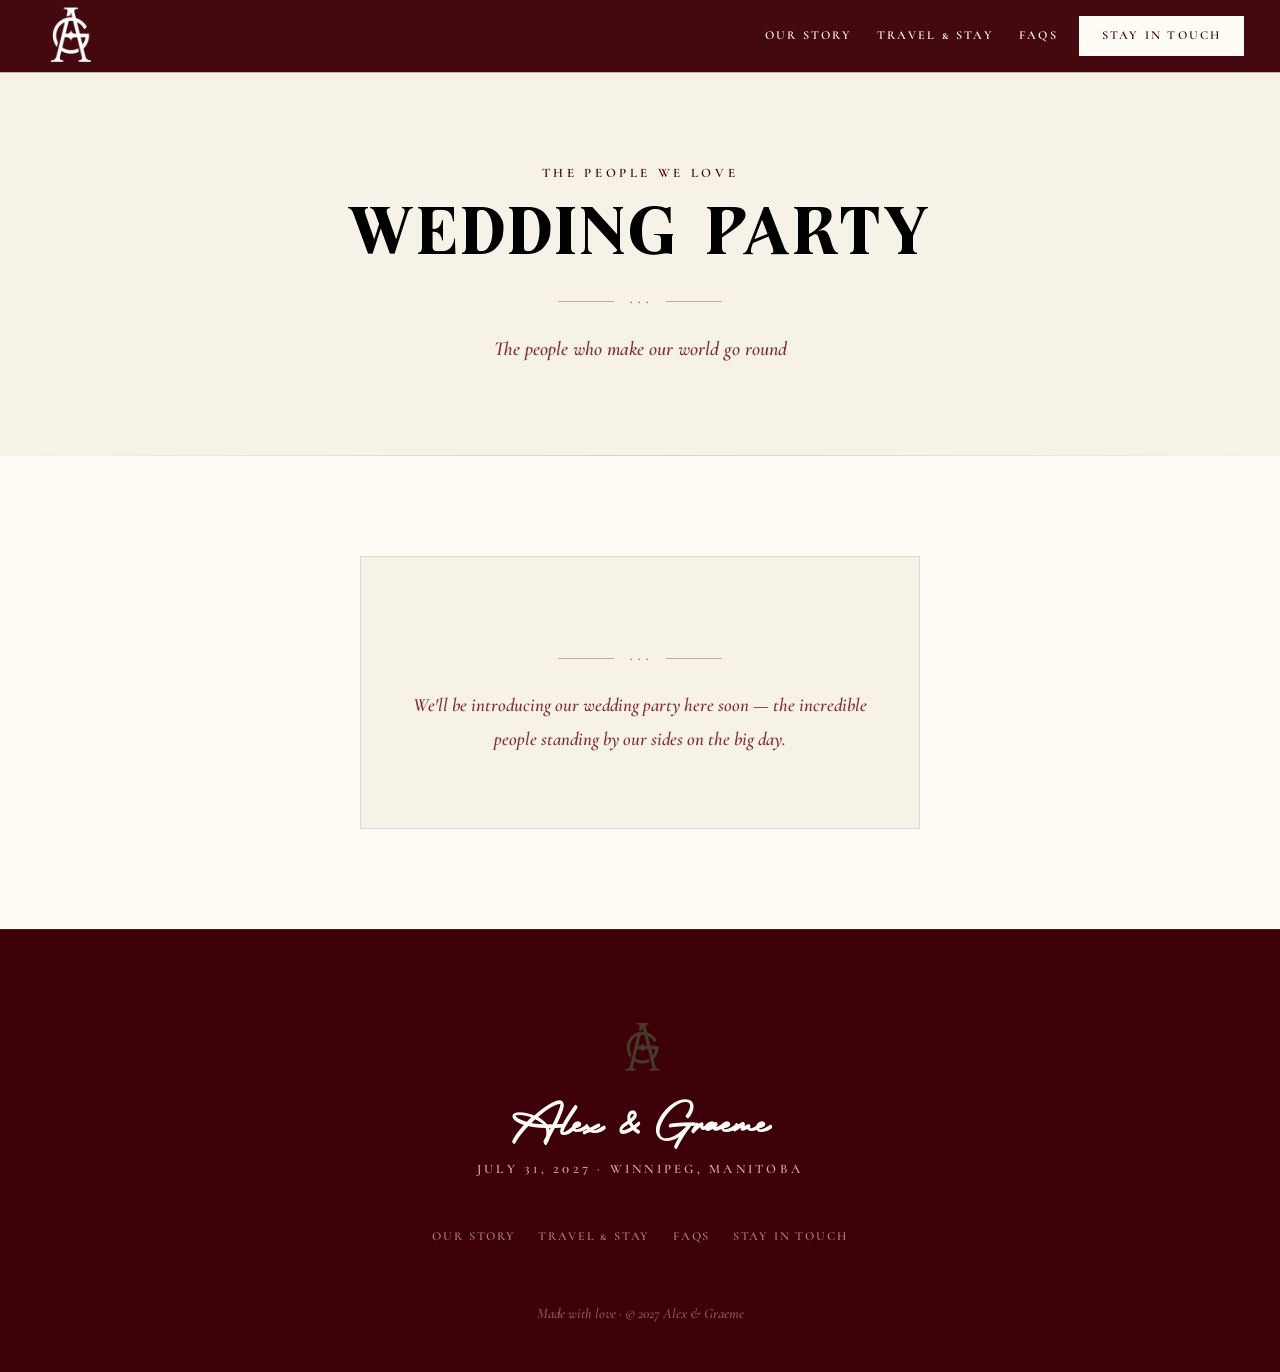
<file: pages/wedding-party.html>
<!DOCTYPE html>
<html lang="en">
<head>
  <meta charset="UTF-8">
  <meta name="viewport" content="width=device-width, initial-scale=1.0">
  <meta name="description" content="Meet the wedding party — the people who make our world go round.">
  <title>Wedding Party — Alex &amp; Graeme · July 31, 2027</title>
  <link rel="icon" type="image/png" href="../assets/icons/monogram.png">
  <link rel="preconnect" href="https://fonts.googleapis.com">
  <link rel="preconnect" href="https://fonts.gstatic.com" crossorigin>
  <link rel="stylesheet" href="/css/styles.css">
</head>
<body>

  <nav class="site-nav" id="site-nav">
    <div class="nav-container">
      <a href="../index.html" class="nav-home" aria-label="Home"><img src="../assets/icons/monogram.png" alt="" class="monogram-btn"></a>
<button class="nav-hamburger" aria-label="Open menu" aria-expanded="false">
        <span></span><span></span><span></span>
      </button>
      <ul class="nav-menu" role="list">
        <li><a href="/pages/our-story.html">Our Story</a></li>
        <!-- <li><a href="/pages/wedding-party.html">Wedding Party</a></li> -->
        <!-- <li><a href="/pages/schedule.html">Schedule</a></li> -->
        <li><a href="/pages/travel.html">Travel &amp; Stay</a></li>
        <!-- <li><a href="/pages/registry.html">Registry</a></li> -->
        <!-- <li><a href="/pages/things-to-do.html">Things To Do</a></li> -->
        <li><a href="/pages/faq.html">FAQs</a></li>
        <li class="nav-rsvp"><a href="/pages/stay-in-touch.html">Stay in Touch</a></li>
        <!-- <li class="nav-rsvp"><a href="/pages/rsvp.html">RSVP</a></li> -->
      </ul>
    </div>
  </nav>

  <section class="page-hero">
    <div class="container">
      <span class="section-eyebrow">The People We Love</span>
      <h1 class="page-title">Wedding Party</h1>
      <div class="ornament-divider" aria-hidden="true">
        <span class="line"></span>
        <span class="gem">◆ ◆ ◆</span>
        <span class="line"></span>
      </div>
      <p class="page-subtitle">The people who make our world go round</p>
    </div>
  </section>

  <section class="page-content">
    <div class="container">
      <div class="coming-soon">
        <div class="ornament-divider" aria-hidden="true">
          <span class="line"></span>
          <span class="gem">◆ ◆ ◆</span>
          <span class="line"></span>
        </div>
        <p>We'll be introducing our wedding party here soon &mdash; the incredible people standing by our sides on the big day.</p>
      </div>
    </div>
  </section>

  <footer class="site-footer">
    <div class="container">

      <img
        src="../assets/icons/monogram.png"
        alt="Alex and Graeme monogram"
        class="footer-monogram"
        width="56"
        height="56"
      >
      <p class="footer-names">Alex &amp; Graeme</p>
      <p class="footer-date">July 31, 2027 &middot; Winnipeg, Manitoba</p>

      <nav class="footer-nav" aria-label="Footer navigation">
        <a href="our-story.html">Our Story</a>
        <!-- <a href="wedding-party.html">Wedding Party</a> -->
        <!-- <a href="schedule.html">Schedule</a> -->
        <a href="travel.html">Travel &amp; Stay</a>
        <!-- <a href="registry.html">Registry</a> -->
        <!-- <a href="things-to-do.html">Things To Do</a> -->
        <a href="faq.html">FAQs</a>
        <a href="stay-in-touch.html">Stay in Touch</a>
        <!-- <a href="rsvp.html">RSVP</a> -->
      </nav>

      <p class="footer-copy">Made with love &middot; &copy; 2027 Alex &amp; Graeme</p>
    </div>
  </footer>

  <script src="/js/nav.js"></script>

</body>
</html>
</file>
<file: css/styles.css>
/* =============================================================
   GLOBAL STYLES — Alex & Graeme Wedding
   alexandgraeme.com
   ============================================================= */

@import url('https://fonts.googleapis.com/css2?family=Cormorant+Garamond:ital,wght@0,300;0,400;0,600;1,300;1,400;1,600&family=Cormorant+SC:wght@300;400;600&display=swap');

@font-face {
  font-family: 'Motterdam';
  src: url('../assets/fonts/Motterdam.ttf') format('truetype');
  font-weight: normal;
  font-style: normal;
  font-display: swap;
}

@font-face {
  font-family: 'Strong2';
  src: url('../assets/fonts/Strong 2.ttf') format('truetype');
  font-weight: normal;
  font-style: normal;
  font-display: swap;
}

/* =============================================
   VARIABLES
   ============================================= */

:root {
  --burgundy:     #3e0008;
  --crimson:      #82313c;
  --wine:         #82313c;
  --forest-green: #253b0b;
  --forest-sage:  #576742;
  --light-sage:   #aaba74;
  --ivory:        #fffcf5;
  --warm-cream:   #f7f2e7;
  --dusty-rose:   #daa3aa;
  --charcoal:     #000000;

  --font-script:  'Motterdam', cursive;
  --font-display: 'Strong2', serif;
  --font-body:    'Cormorant Garamond', Georgia, serif;
  --font-sc:      'Cormorant SC', Georgia, serif;

  --nav-height:    72px;
  --container-max: 1100px;
  --section-pad:   100px;
  --carousel-items: 5;
}

/* =============================================
   RESET & BASE
   ============================================= */

*, *::before, *::after {
  box-sizing: border-box;
  margin: 0;
  padding: 0;
}

html {
  font-size: 112.5%;
  scroll-behavior: smooth;
}

body {
  font-family: var(--font-body);
  font-size: 20px;
  font-weight: 600;
  line-height: 1.75;
  color: var(--charcoal);
  background-color: var(--ivory);
  -webkit-font-smoothing: antialiased;
}

img {
  max-width: 100%;
  height: auto;
  display: block;
}

a {
  color: inherit;
  text-decoration: none;
}

/* =============================================
   LAYOUT
   ============================================= */

.container {
  max-width: var(--container-max);
  margin: 0 auto;
  padding: 0 2rem;
}

/* =============================================
   TYPOGRAPHY
   ============================================= */

.section-eyebrow {
  font-family: var(--font-sc);
  font-size: 0.72rem;
  font-weight: 600;
  letter-spacing: 0.28em;
  text-transform: uppercase;
  color: var(--burgundy);
  margin-bottom: 0.75rem;
  display: block;
}

.section-header {
  text-align: center;
  margin-bottom: 3.5rem;
}

.section-header h2 {
  font-family: var(--font-display);
  font-size: 2.5rem;
  font-weight: normal;
  color: var(--charcoal);
  letter-spacing: 0.06em;
  text-transform: uppercase;
  line-height: 1.15;
}

/* =============================================
   BUTTONS
   ============================================= */

.btn {
  display: inline-block;
  padding: 0.8rem 2.75rem;
  font-family: var(--font-sc);
  font-size: 0.78rem;
  font-weight: 600;
  letter-spacing: 0.2em;
  text-transform: uppercase;
  cursor: pointer;
  transition: background-color 0.25s ease, color 0.25s ease, transform 0.25s ease;
  border: none;
  line-height: 1;
}

.btn-primary {
  background-color: var(--burgundy);
  color: var(--ivory);
}

.btn-primary:hover {
  background-color: var(--wine);
  transform: translateY(-2px);
}

.btn-primary-light {
  background-color: var(--ivory);
  color: var(--burgundy);
}

.btn-primary-light:hover {
  background-color: var(--warm-cream);
  transform: translateY(-2px);
}

.btn-outline {
  background-color: transparent;
  color: var(--burgundy);
  border: 1px solid var(--burgundy);
}

.btn-outline:hover {
  background-color: var(--burgundy);
  color: var(--ivory);
  transform: translateY(-2px);
}

/* =============================================
   ORNAMENT DIVIDER  ── ◆ ──
   ============================================= */

.ornament-divider {
  display: flex;
  align-items: center;
  justify-content: center;
  gap: 0.875rem;
  margin: 1.25rem auto;
}

.ornament-divider .line {
  width: 56px;
  height: 1px;
  background-color: var(--burgundy);
  opacity: 0.3;
}

.ornament-divider .gem {
  color: var(--burgundy);
  font-size: 0.45rem;
  opacity: 0.65;
  letter-spacing: 0.25em;
}

/* =============================================
   BOTANICAL SECTION DIVIDER
   ============================================= */

.botanical-divider {
  display: flex;
  justify-content: center;
  padding: 2.5rem 0;
}

.botanical-divider__inner {
  display: flex;
  align-items: center;
  gap: 1.25rem;
  width: 280px;
}

.botanical-divider__line {
  flex: 1;
  height: 1px;
  background: linear-gradient(90deg, transparent, var(--light-sage) 40%, var(--light-sage) 60%, transparent);
  opacity: 0.55;
}

.botanical-divider__motif {
  color: var(--light-sage);
  font-size: 1.1rem;
  line-height: 1;
}

/* =============================================
   NAVIGATION
   ============================================= */

.site-nav {
  position: fixed;
  top: 0;
  left: 0;
  right: 0;
  z-index: 1000;
  transition: background 0.35s ease, box-shadow 0.35s ease;
}

.site-nav.scrolled {
  background: rgba(62, 0, 8, 0.97);
  backdrop-filter: blur(10px);
  -webkit-backdrop-filter: blur(10px);
  box-shadow: 0 1px 0 rgba(0, 0, 0, 0.25);
}

.site-nav.scrolled .nav-logo {
  color: var(--ivory);
}

.site-nav.scrolled .monogram-btn {
  filter: brightness(0) invert(1) sepia(5%) saturate(200%) hue-rotate(10deg);
}

.site-nav.scrolled .nav-menu li:not(.nav-rsvp) a {
  color: var(--ivory);
}

.site-nav.scrolled .nav-menu li:not(.nav-rsvp) a:hover,
.site-nav.scrolled .nav-menu li:not(.nav-rsvp) a.active {
  color: var(--dusty-rose);
}

.nav-container {
  display: flex;
  align-items: center;
  justify-content: space-between;
  height: var(--nav-height);
  padding: 0 2rem;
  max-width: 1280px;
  margin: 0 auto;
}

.nav-home {
  display: flex;
  align-items: center;
  flex-shrink: 0;
  margin-right: 0.5rem;
  line-height: 0;
}

.nav-home img {
  height: 64px;
  width: auto;
  max-width: none;
}

.monogram-btn {
  filter: brightness(0);
  transition: filter 0.3s ease;
}

.nav-logo {
  font-family: var(--font-script);
  font-size: 1.75rem;
  color: var(--charcoal);
  white-space: nowrap;
  transition: color 0.2s;
  flex-shrink: 0;
}

.nav-logo:hover {
  color: var(--dusty-rose);
}

.nav-menu {
  display: flex;
  align-items: center;
  list-style: none;
  gap: 0;
}

.nav-menu li a {
  font-family: var(--font-sc);
  font-size: 0.68rem;
  font-weight: 600;
  letter-spacing: 0.18em;
  text-transform: uppercase;
  color: var(--charcoal);
  padding: 0.5rem 0.7rem;
  display: block;
  transition: color 0.2s;
  white-space: nowrap;
}

.nav-menu li a:hover,
.nav-menu li a.active {
  color: var(--dusty-rose);
}

.nav-menu .nav-rsvp a {
  background-color: var(--ivory);
  color: var(--burgundy);
  padding: 0.5rem 1.25rem;
  margin-left: 0.5rem;
}

.nav-menu .nav-rsvp a:hover {
  background-color: var(--warm-cream);
  color: var(--burgundy);
}

.nav-hamburger {
  display: none;
  flex-direction: column;
  gap: 5px;
  background: none;
  border: none;
  cursor: pointer;
  padding: 0.5rem;
}

.nav-hamburger span {
  display: block;
  width: 24px;
  height: 1.5px;
  background-color: var(--ivory);
  transition: all 0.3s ease;
  transform-origin: center;
}

.nav-hamburger.active span:nth-child(1) {
  transform: translateY(6.5px) rotate(45deg);
}

.nav-hamburger.active span:nth-child(2) {
  opacity: 0;
  transform: scaleX(0);
}

.nav-hamburger.active span:nth-child(3) {
  transform: translateY(-6.5px) rotate(-45deg);
}

/* =============================================
   PAGE HERO (inner pages)
   ============================================= */

.page-hero {
  background-color: var(--warm-cream);
  padding: calc(var(--nav-height) + 5rem) 0 5rem;
  text-align: center;
  position: relative;
}

.page-hero::after {
  content: '';
  position: absolute;
  bottom: 0;
  left: 0;
  right: 0;
  height: 1px;
  background: linear-gradient(90deg, transparent, rgba(62,0,8,0.15), transparent);
}

.page-title {
  font-family: var(--font-display);
  font-size: clamp(2.25rem, 6vw, 3.75rem);
  font-weight: normal;
  color: var(--charcoal);
  letter-spacing: 0.06em;
  text-transform: uppercase;
  line-height: 1.1;
}

.page-subtitle {
  font-family: var(--font-body);
  font-style: italic;
  font-size: 1.1rem;
  font-weight: 600;
  color: var(--wine);
  margin-top: 0.75rem;
}

/* =============================================
   CONTENT PLACEHOLDER
   ============================================= */

.page-content {
  padding: var(--section-pad) 0;
}

.coming-soon {
  text-align: center;
  max-width: 560px;
  margin: 0 auto;
  padding: 4rem 2.5rem;
  border: 1px solid rgba(62, 0, 8, 0.12);
  background-color: var(--warm-cream);
}

.coming-soon p {
  font-style: italic;
  color: var(--wine);
  font-size: 1.05rem;
  line-height: 1.8;
}

/* =============================================
   PHOTO CAROUSEL
   ============================================= */

.photo-carousel-section {
  padding: var(--section-pad) 0;
  background-color: var(--ivory);
}

.photo-carousel-section--leading {
  margin-top: 0;
  margin-bottom: 0;
  padding-top: calc(var(--nav-height) + 8px);
  padding-bottom: 4px;
}

.photo-carousel {
  position: relative;
  width: 100%;
}

.carousel-viewport {
  overflow: hidden;
}

.carousel-track {
  display: flex;
  list-style: none;
  touch-action: pan-y;
}

.carousel-track.is-dragging {
  transition: none !important;
}

.carousel-slide {
  flex: 0 0 calc(100% / var(--carousel-items));
  box-sizing: border-box;
  padding: 0 8px;
}

.carousel-slide img {
  display: block;
  width: 100%;
  object-fit: cover;
  border-radius: 2px;
}

.photo-carousel--portrait .carousel-slide img {
  aspect-ratio: 3 / 4;
}

.photo-carousel--landscape .carousel-slide img {
  aspect-ratio: 4 / 3;
}

.carousel-arrow {
  position: absolute;
  top: 50%;
  transform: translateY(-50%);
  width: 48px;
  height: 48px;
  border-radius: 50%;
  border: none;
  background-color: var(--burgundy);
  color: var(--ivory);
  font-family: var(--font-body);
  font-size: 1.5rem;
  line-height: 1;
  cursor: pointer;
  display: flex;
  align-items: center;
  justify-content: center;
  z-index: 2;
  transition: background-color 0.2s ease, transform 0.2s ease;
}

.carousel-arrow:hover,
.carousel-arrow:focus-visible {
  background-color: var(--forest-green);
  transform: translateY(-50%) scale(1.06);
}

.carousel-arrow-prev {
  left: 1.25rem;
}

.carousel-arrow-next {
  right: 1.25rem;
}

.carousel-dots {
  display: flex;
  flex-wrap: wrap;
  justify-content: center;
  align-items: center;
  gap: 0.5rem;
  margin: 1.5rem auto 0;
  max-width: 90%;
}

.carousel-dot {
  width: 10px;
  height: 10px;
  padding: 0;
  border-radius: 50%;
  border: 1px solid var(--burgundy);
  background-color: var(--burgundy);
  opacity: 0.3;
  cursor: pointer;
  transition: opacity 0.2s ease, transform 0.2s ease;
}

.carousel-dot:hover {
  opacity: 0.6;
}

.carousel-dot.is-active {
  background-color: var(--burgundy);
  opacity: 1;
  transform: scale(1.2);
}

.carousel-progress-bar-track {
  display: none;
}

@media (max-width: 1023px) {
  :root {
    --carousel-items: 3;
  }
}

@media (max-width: 767px) {
  :root {
    --carousel-items: 1;
  }

  .carousel-arrow {
    width: 38px;
    height: 38px;
    font-size: 1.2rem;
  }

  .carousel-arrow-prev {
    left: 0.6rem;
  }

  .carousel-arrow-next {
    right: 0.6rem;
  }

  .carousel-progress-bar-track {
    display: block;
    width: 100%;
    height: 3px;
    margin-top: 12px;
    background-color: rgba(62, 0, 8, 0.15);
    overflow: hidden;
  }

  .carousel-progress-bar-fill {
    height: 100%;
    width: 0%;
    background-color: rgba(62, 0, 8, 0.6);
    transition: width 0.3s ease;
  }
}

/* =============================================
   STORY TEXT
   ============================================= */

.story-text-section {
  padding: var(--section-pad) 0;
  padding-top: calc(var(--section-pad) / 2);
  padding-bottom: calc(var(--section-pad) / 3);
  background-color: var(--ivory);
}

.story-text-section + .photo-carousel-section {
  padding-top: calc(var(--section-pad) / 3);
}

.story-text {
  max-width: 720px;
}

.story-entry + .story-entry {
  margin-top: 2.75rem;
}

.story-entry .section-eyebrow {
  font-family: var(--font-body);
  font-size: 1.5em;
  font-weight: bold;
  color: var(--burgundy);
  text-transform: none;
  letter-spacing: normal;
}

.story-entry p {
  font-family: var(--font-body);
  font-size: 1.05rem;
  line-height: 1.85;
  color: var(--charcoal);
  margin-top: 1rem;
}

.story-entry p:first-of-type {
  margin-top: 0;
}

/* =============================================
   FAQ CONTENT
   ============================================= */

.faq-item + .faq-item {
  margin-top: 2.75rem;
}

.faq-question {
  font-family: var(--font-body);
  font-size: 1.05rem;
  font-weight: 700;
  line-height: 1.85;
  color: var(--burgundy);
}

.faq-answer {
  font-family: var(--font-body);
  font-size: 1.05rem;
  line-height: 1.85;
  color: var(--charcoal);
  margin-top: 0.5rem;
}

.faq-answer + .faq-answer {
  margin-top: 1rem;
}

/* =============================================
   FOOTER
   ============================================= */

.site-footer {
  background-color: var(--burgundy);
  padding: 5rem 0 2.5rem;
  text-align: center;
  border-top: 1px solid rgba(255, 252, 245, 0.1);
}

.footer-monogram {
  width: 56px;
  margin: 0 auto 1.5rem;
  opacity: 0.6;
  filter: invert(38%) sepia(25%) saturate(500%) hue-rotate(60deg) brightness(85%) contrast(90%);
}

.footer-names {
  font-family: var(--font-script);
  font-size: 2.25rem;
  color: var(--ivory);
  margin-bottom: 0.35rem;
  line-height: 1.2;
}

.footer-date {
  font-family: var(--font-sc);
  font-size: 0.72rem;
  font-weight: 600;
  letter-spacing: 0.25em;
  text-transform: uppercase;
  color: var(--dusty-rose);
  margin-bottom: 2.5rem;
}

.footer-nav {
  display: flex;
  flex-wrap: wrap;
  justify-content: center;
  gap: 0.25rem 1.25rem;
  margin-bottom: 3rem;
}

.footer-nav a {
  font-family: var(--font-sc);
  font-size: 0.68rem;
  font-weight: 600;
  letter-spacing: 0.15em;
  text-transform: uppercase;
  color: var(--ivory);
  opacity: 0.5;
  transition: opacity 0.2s, color 0.2s;
}

.footer-nav a:hover {
  opacity: 1;
  color: var(--light-sage);
}

.footer-copy {
  font-family: var(--font-body);
  font-size: 0.8rem;
  font-weight: 600;
  color: var(--ivory);
  opacity: 0.35;
  font-style: italic;
}

/* =============================================
   RESPONSIVE
   ============================================= */

@media (max-width: 960px) {
  :root {
    --section-pad: 70px;
  }

  .section-header h2 {
    font-size: 2rem;
  }

  .nav-hamburger {
    display: flex;
  }

  .nav-menu {
    display: none;
    position: absolute;
    top: var(--nav-height);
    left: 0;
    right: 0;
    background: rgba(62, 0, 8, 0.98);
    backdrop-filter: blur(12px);
    -webkit-backdrop-filter: blur(12px);
    flex-direction: column;
    align-items: stretch;
    padding: 0.75rem 0 1.5rem;
    box-shadow: 0 6px 24px rgba(0, 0, 0, 0.25);
    border-top: 1px solid rgba(255, 252, 245, 0.1);
  }

  .nav-menu.active {
    display: flex;
  }

  .nav-menu li a {
    padding: 0.875rem 2rem;
    font-size: 0.78rem;
  }

  .nav-menu .nav-rsvp a {
    margin: 0.75rem 2rem 0;
    text-align: center;
    padding: 0.875rem 1.25rem;
  }
}

@media (max-width: 600px) {
  :root {
    --section-pad: 56px;
  }

  .container {
    padding: 0 1.25rem;
  }
}
</file>
